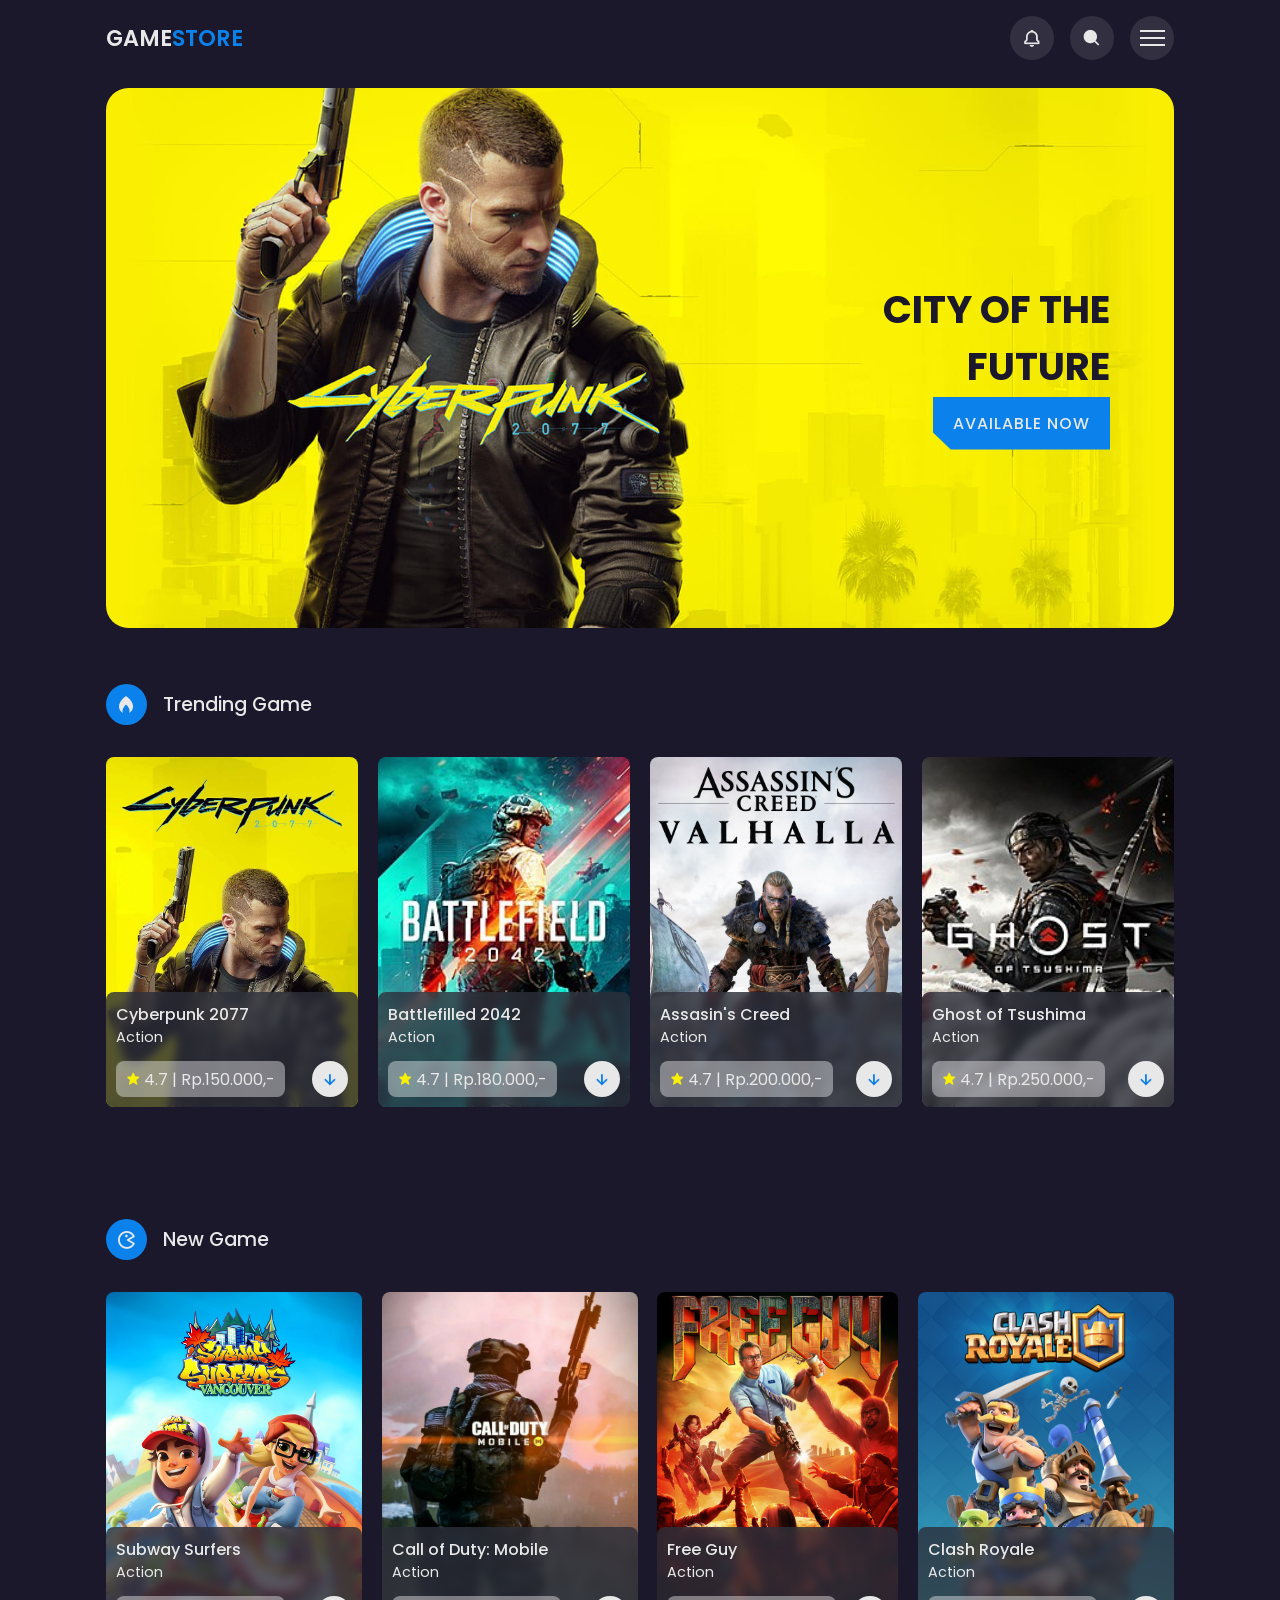
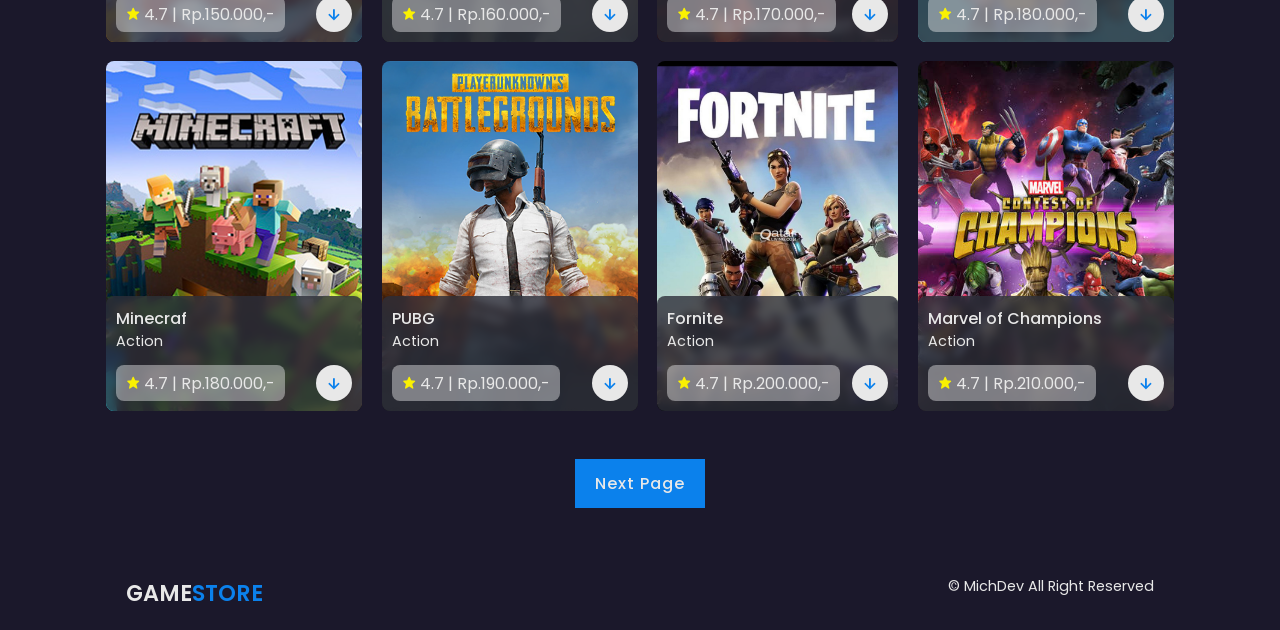
<file: index.html>
<!DOCTYPE html>
<html lang="en">
<head>
    <meta charset="UTF-8">
    <meta name="viewport" content="width=device-width, initial-scale=1.0">
    <title>Game Store</title>
    <link rel="shortcut" href="img/fav.png" type="image/x-icon">
    <link rel="stylesheet" href="s/style.css">
    <link href='https://unpkg.com/boxicons@2.1.4/css/boxicons.min.css' rel='stylesheet'>
    <link rel="stylesheet" href="s/swiper-bundle.min.css">
</head>
<body>

<div class="progress">
    <div class="progress-bar" id="scroll-bar"></div>
</div>    


    <header>
        <div class="nav container">
            <a href="index.html" class="logo">Game<span>Store</span></a>
        <div class="nav-icons">
            <i class='bx bx-bell bx-tada' id="bell-icon"></i>
            <i class='bx bxs-search'></i>
            <div class="menu-icon">
                <div class="line1"></div>
                <div class="line2"></div>
                <div class="line3"></div>
            </div>
        </div>
        
<div class="menu">
    <img src="img/menu.png" alt="">
    <div class="navbar">
            <li><a href="index.html">Home</a></li>
            <li><a href="trending.html">Trending</a></li>
            <li><a href="new game.html">New Game</a></l>
            <li><a href="admin.html">Dashboard</a></li>
            <li><a href="register.html">Sign Up</a></li>
            <li><a href="membership.html">Membership</a></li>
            <li><a href="daftargame.html">Daftar Game</a></li>
            <li><a href="metode pembayaran.html">Metode Pembayaran</a></li>
            <li><a href="struk pembayaran.html">Struk Pembayaran</a></li>
            <li><a href="riwayat transaksi.html">Riwayat Transaksi</a></li>
</div>

<div class="notification">
    <div class="notification-box">
        <i class='bx bxs-check-circle' ></i>
        <p>Congratulation, Your game download successfully.</p>
    </div>
    <div class="notification-box box-color">
        <i class='bx bxs-x-circle' ></i>
        <p>Could not apply changes.</p>
    </div>
</div>
        
</div> 
</header>

<section class="home container" id="home">
    <img src="img/home.png" alt="">
    <div class="home-text">
        <h1>CITY OF THE <br> FUTURE</h1>
        <a href="https://www.cyberpunk.net/us/en/" class="btn">Available Now</a>
    </div>
</section>


<section class="trending container" id="trending">
    <div class="heading">
        <i class='bx bxs-flame'></i>
        <h2>Trending Game</h2>
    </div>

    <div class="trending-content swiper">
        <div class="swiper-wrapper">
            
            <div class="swiper-slide">
                <div class="box">
                    <img src="img/trending1.webp" alt="">
                    <div class="box-text">
                        <h2>Cyberpunk 2077</h2>
                        <h3>Action</h3>
                        <div class="rating-download">
                            <div class="rating">
                                <i class='bx bxs-star'></i>
                                <span>4.7 | Rp.150.000,-</span>
                            </div>
                            <a href="#" class="box-btn"><i class='bx bx-down-arrow-alt'></i></a>
                        </div>
                    </div>
                </div>
            </div>
         
            <div class="swiper-slide">
                <div class="box">
                    <img src="img/trending2.jpg" alt="">
                    <div class="box-text">
                        <h2>Battlefilled 2042</h2>
                        <h3>Action</h3>
                        <div class="rating-download">
                            <div class="rating">
                                <i class='bx bxs-star'></i>
                                <span>4.7 | Rp.180.000,-</span>
                            </div>
                            <a href="#" class="box-btn"><i class='bx bx-down-arrow-alt'></i></a>
                        </div>
                    </div>
                </div>
            </div>
            <div class="swiper-slide">
                <div class="box">
                    <img src="img/trending3.jpg" alt="">
                    <div class="box-text">
                        <h2>Assasin's Creed</h2>
                        <h3>Action</h3>
                        <div class="rating-download">
                            <div class="rating">
                                <i class='bx bxs-star'></i>
                                <span>4.7 | Rp.200.000,-</span>
                            </div>
                            <a href="#" class="box-btn"><i class='bx bx-down-arrow-alt'></i></a>
                        </div>
                    </div>
                </div>
            </div>
            <div class="swiper-slide">
                <div class="box">
                    <img src="img/trending4.jpg" alt="">
                    <div class="box-text">
                        <h2>Ghost  of Tsushima</h2>
                        <h3>Action</h3>
                        <div class="rating-download">
                            <div class="rating">
                                <i class='bx bxs-star'></i>
                                <span>4.7 | Rp.250.000,-</span>
                            </div>
                            <a href="#" class="box-btn"><i class='bx bx-down-arrow-alt'></i></a>
                        </div>
                    </div>
                </div>
            </div>
            <div class="swiper-slide">
                <div class="box">
                    <img src="img/trending5.png" alt="">
                    <div class="box-text">
                        <h2>GTA V</h2>
                        <h3>Action</h3>
                        <div class="rating-download">
                            <div class="rating">
                                <i class='bx bxs-star'></i>
                                <span>4.7 | Rp.300.000,-</span>
                            </div>
                            <a href="#" class="box-btn"><i class='bx bx-down-arrow-alt'></i></a>
                        </div>
                    </div>
                </div>
            </div>
            <div class="swiper-slide">
                <div class="box">
                    <img src="img/trending6.jpg" alt="">
                    <div class="box-text">
                        <h2>Dying Light 2</h2>
                        <h3>Action</h3>
                        <div class="rating-download">
                            <div class="rating">
                                <i class='bx bxs-star'></i>
                                <span>4.7 | Rp.400.000,-</span>
                            </div>
                            <a href="#" class="box-btn"><i class='bx bx-down-arrow-alt'></i></a>
                        </div>
                    </div>
                </div>
            </div>
            <div class="swiper-slide">
                <div class="box">
                    <img src="img/trending7.png" alt="">
                    <div class="box-text">
                        <h2>Halo Infinite</h2>
                        <h3>Action</h3>
                        <div class="rating-download">
                            <div class="rating">
                                <i class='bx bxs-star'></i>
                                <span>4.7 | Rp.500.000,-</span>
                            </div>
                            <a href="#" class="box-btn"><i class='bx bx-down-arrow-alt'></i></a>
                        </div>
                    </div>
                </div>
            </div>
            <div class="swiper-slide">
                <div class="box">
                    <img src="img/trending8.png" alt="">
                    <div class="box-text">
                        <h2>Resident Evil Village</h2>
                        <h3>Action</h3>
                        <div class="rating-download">
                            <div class="rating">
                                <i class='bx bxs-star'></i>
                                <span>4.7 | Rp.300.000,-</span>
                            </div>
                            <a href="#" class="box-btn"><i class='bx bx-down-arrow-alt'></i></a>
                        </div>
                    </div>
                </div>
            </div>
        </div>   
    </div>
</div>
</section>

<section class="new container" id="new">
    <div class="heading">
        <i class='bx bx-game'></i>
        <h2>New Game</h2>
    </div>

    <div class="new-contant">
        <div class="box">
            <img src="img/new1.jpg" alt="">
            <div class="box-text">
                <h2>Subway Surfers</h2>
                <h3>Action</h3>
                <div class="rating-download">
                    <div class="rating">
                        <i class='bx bxs-star'></i>
                        <span>4.7 | Rp.150.000,-</span>
                    </div>
                    <a href="download.html" class="box-btn"><i class='bx bx-down-arrow-alt'></i></a>
                </div>
            </div>
        </div>

        <div class="box">
            <img src="img/new2.jpg" alt="">
            <div class="box-text">
                <h2>Call of Duty: Mobile</h2>
                <h3>Action</h3>
                <div class="rating-download">
                    <div class="rating">
                        <i class='bx bxs-star'></i>
                        <span>4.7 | Rp.160.000,-</span>
                    </div>
                    <a href="#" class="box-btn"><i class='bx bx-down-arrow-alt'></i></a>
                </div>
            </div>
        </div>

        <div class="box">
            <img src="img/new3.jpg" alt="">
            <div class="box-text">
                <h2>Free Guy</h2>
                <h3>Action</h3>
                <div class="rating-download">
                    <div class="rating">
                        <i class='bx bxs-star'></i>
                        <span>4.7 | Rp.170.000,-</span>
                    </div>
                    <a href="#" class="box-btn"><i class='bx bx-down-arrow-alt'></i></a>
                </div>
            </div>
        </div>

        <div class="box">
            <img src="img/new4.jpg" alt="">
            <div class="box-text">
                <h2>Clash Royale</h2>
                <h3>Action</h3>
                <div class="rating-download">
                    <div class="rating">
                        <i class='bx bxs-star'></i>
                        <span>4.7 | Rp.180.000,-</span>
                    </div>
                    <a href="#" class="box-btn"><i class='bx bx-down-arrow-alt'></i></a>
                </div>
            </div>
        </div>


        <div class="box">
            <img src="img/new5.png" alt="">
            <div class="box-text">
                <h2>Minecraf</h2>
                <h3>Action</h3>
                <div class="rating-download">
                    <div class="rating">
                        <i class='bx bxs-star'></i>
                        <span>4.7 | Rp.180.000,-</span>
                    </div>
                    <a href="#" class="box-btn"><i class='bx bx-down-arrow-alt'></i></a>
                </div>
            </div>
        </div>

        <div class="box">
            <img src="img/new6.png" alt="">
            <div class="box-text">
                <h2>PUBG</h2>
                <h3>Action</h3>
                <div class="rating-download">
                    <div class="rating">
                        <i class='bx bxs-star'></i>
                        <span>4.7 | Rp.190.000,-</span>
                    </div>
                    <a href="#" class="box-btn"><i class='bx bx-down-arrow-alt'></i></a>
                </div>
            </div>
        </div>

        <div class="box">
            <img src="img/2d1038da-032c-48a5-9403-e0c241973846.jpg" alt="">
            <div class="box-text">
                <h2>Fornite</h2>
                <h3>Action</h3>
                <div class="rating-download">
                    <div class="rating">
                        <i class='bx bxs-star'></i>
                        <span>4.7 | Rp.200.000,-</span>
                    </div>
                    <a href="#" class="box-btn"><i class='bx bx-down-arrow-alt'></i></a>
                </div>
            </div>
        </div>

        <div class="box">
            <img src="img/new8 (1).jpg" alt="">
            <div class="box-text">
                <h2>Marvel of Champions</h2>
                <h3>Action</h3>
                <div class="rating-download">
                    <div class="rating">
                        <i class='bx bxs-star'></i>
                        <span>4.7 | Rp.210.000,-</span>
                    </div>
                    <a href="#" class="box-btn"><i class='bx bx-down-arrow-alt'></i></a>
                </div>
            </div>
        </div>
    </div>
    <div class="next-page">
        <a href="#">Next Page</a>
    </div>
</section>

<div class="copyright container">
    <a href="#" class="logo">Game<span>Store</span></a>
    <p>&#169; MichDev All Right Reserved</p>
</div> 
<script src="m/swiper-bundle.min.js"></script>
<script src="m/main1.js"></script> 
</body>
</html>
</file>
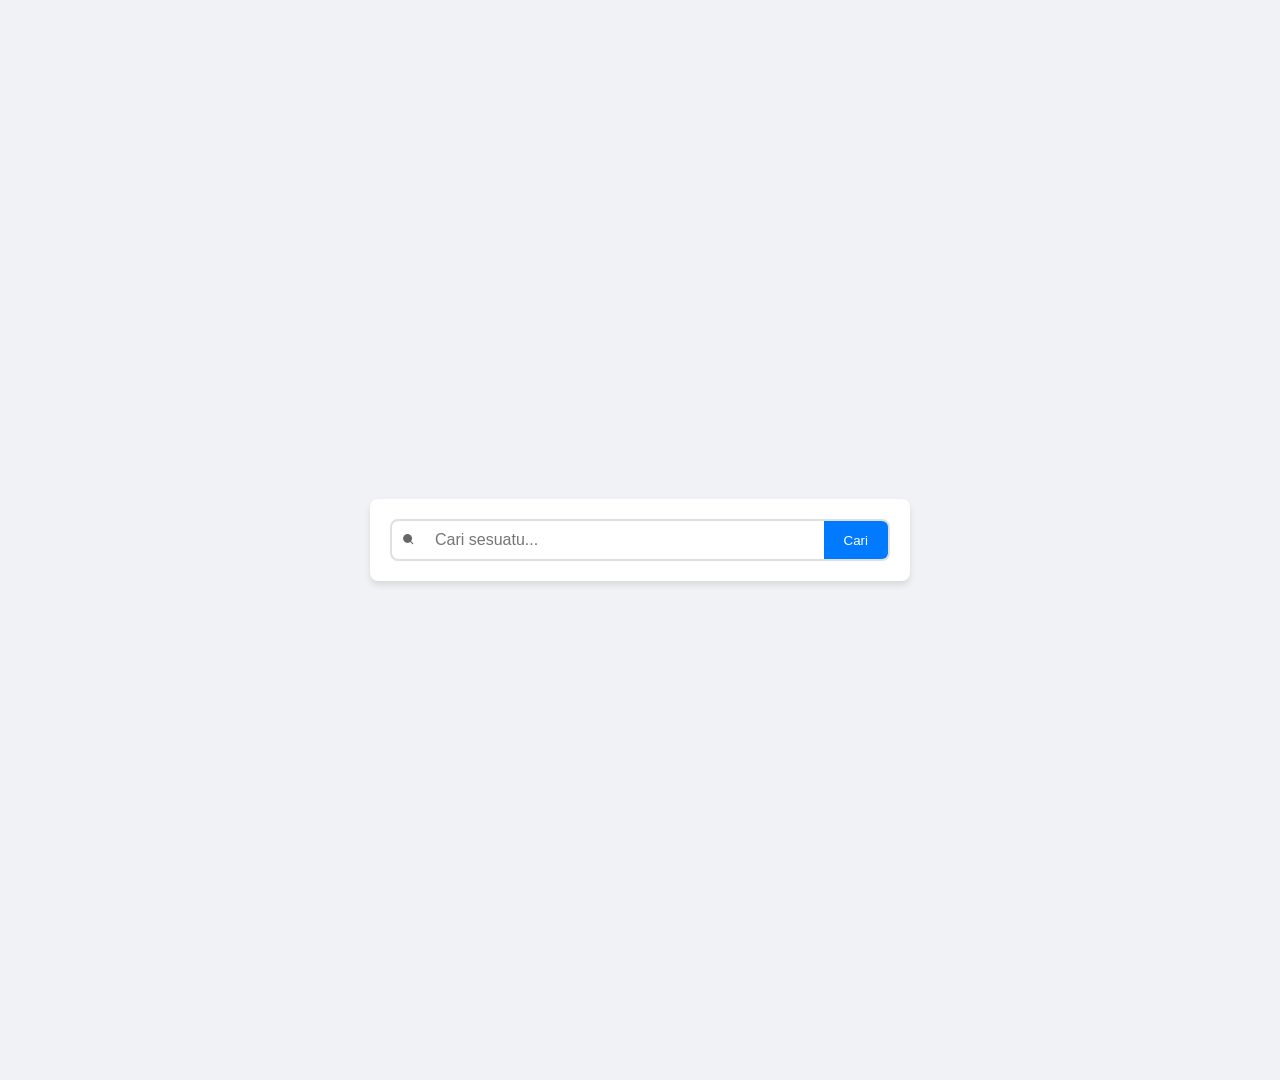
<file: coba.html>
<!DOCTYPE html>
<html lang="en">
<head>
    <meta charset="UTF-8">
    <meta name="viewport" content="width=device-width, initial-scale=1.0">
    <title>Search Component</title>
    <link href='https://unpkg.com/boxicons@2.1.4/css/boxicons.min.css' rel='stylesheet'>
    <style>
        body {
            font-family: Arial, sans-serif;
            display: flex;
            justify-content: center;
            align-items: center;
            height: 120vh;
            margin: 0;
            background-color: #f0f2f5;
        }

        .search-container {
            width: 201%;
            max-width: 500px;
            background-color: white;
            border-radius: 8px;
            box-shadow: 0 4px 6px rgba(0, 0, 0, 0.1);
            padding: 20px;
        }

        .search-wrapper {
            display: flex;
            border: 2px solid #e0e0e0;
            border-radius: 8px;
            overflow: hidden;
        }

        .search-input {
            flex-grow: 1;
            border: none;
            padding: 10px;
            font-size: 16px;
        }

        .search-input:focus {
            outline: none;
        }

        .search-icon {
            background: none;
            border: none;
            padding: 10px;
            cursor: pointer;
            color: #666;
            transition: color 0.3s;
        }

        .search-icon:hover {
            color: #007bff;
        }

        .search-button {
            background-color: #007bff;
            color: white;
            border: none;
            padding: 1px 20px;
            cursor: pointer;
            transition: background-color 0.3s;
        }

        .search-button:hover {
            background-color: #0056b3;
        }

        .results-container {
            margin-top: 20px;
            background-color: #f8f9fa;
            border-radius: 8px;
            padding: 15px;
        }

        .results-list {
            list-style-type: none;
            padding: 0;
        }

        .results-list li {
            padding: 10px;
            border-bottom: 1px solid #e0e0e0;
        }

        .results-list li:last-child {
            border-bottom: none;
        }
    </style>
</head>
<body>
    <div class="search-container">
        <div class="search-wrapper">
            <button class="search-icon">
                <i class='bx bxs-search'></i>
            </button>
            <input type="text" class="search-input" placeholder="Cari sesuatu..." id="searchInput">
            <button class="search-button" id="searchButton">Cari</button>
        </div>
        <div class="results-container" id="resultsContainer" style="display: none;">
            <h3>Hasil Pencarian</h3>
            <ul class="results-list" id="resultsList"></ul>
        </div>
    </div>

    <script>
        document.addEventListener('DOMContentLoaded', () => {
            const searchInput = document.getElementById('searchInput');
            const searchButton = document.getElementById('searchButton');
            const searchIcon = document.querySelector('.search-icon');
            const resultsContainer = document.getElementById('resultsContainer');
            const resultsList = document.getElementById('resultsList');

            function performSearch() {
                const searchTerm = searchInput.value.trim();
                
                if (searchTerm === '') {
                    alert('Masukkan kata kunci pencarian');
                    return;
                }

                const mockResults = [
                    `Hasil untuk "${searchTerm}" - Item 1`,
                    `Hasil untuk "${searchTerm}" - Item 2`,
                    `Hasil untuk "${searchTerm}" - Item 3`
                ];

                resultsList.innerHTML = '';

                mockResults.forEach(result => {
                    const li = document.createElement('li');
                    li.textContent = result;
                    resultsList.appendChild(li);
                });

                resultsContainer.style.display = 'block';
            }

            searchButton.addEventListener('click', performSearch);

            searchIcon.addEventListener('click', performSearch);

            searchInput.addEventListener('keypress', (e) => {
                if (e.key === 'Enter') {
                    performSearch();
                }
            });
        });
    </script>
</body>
</html>
</file>
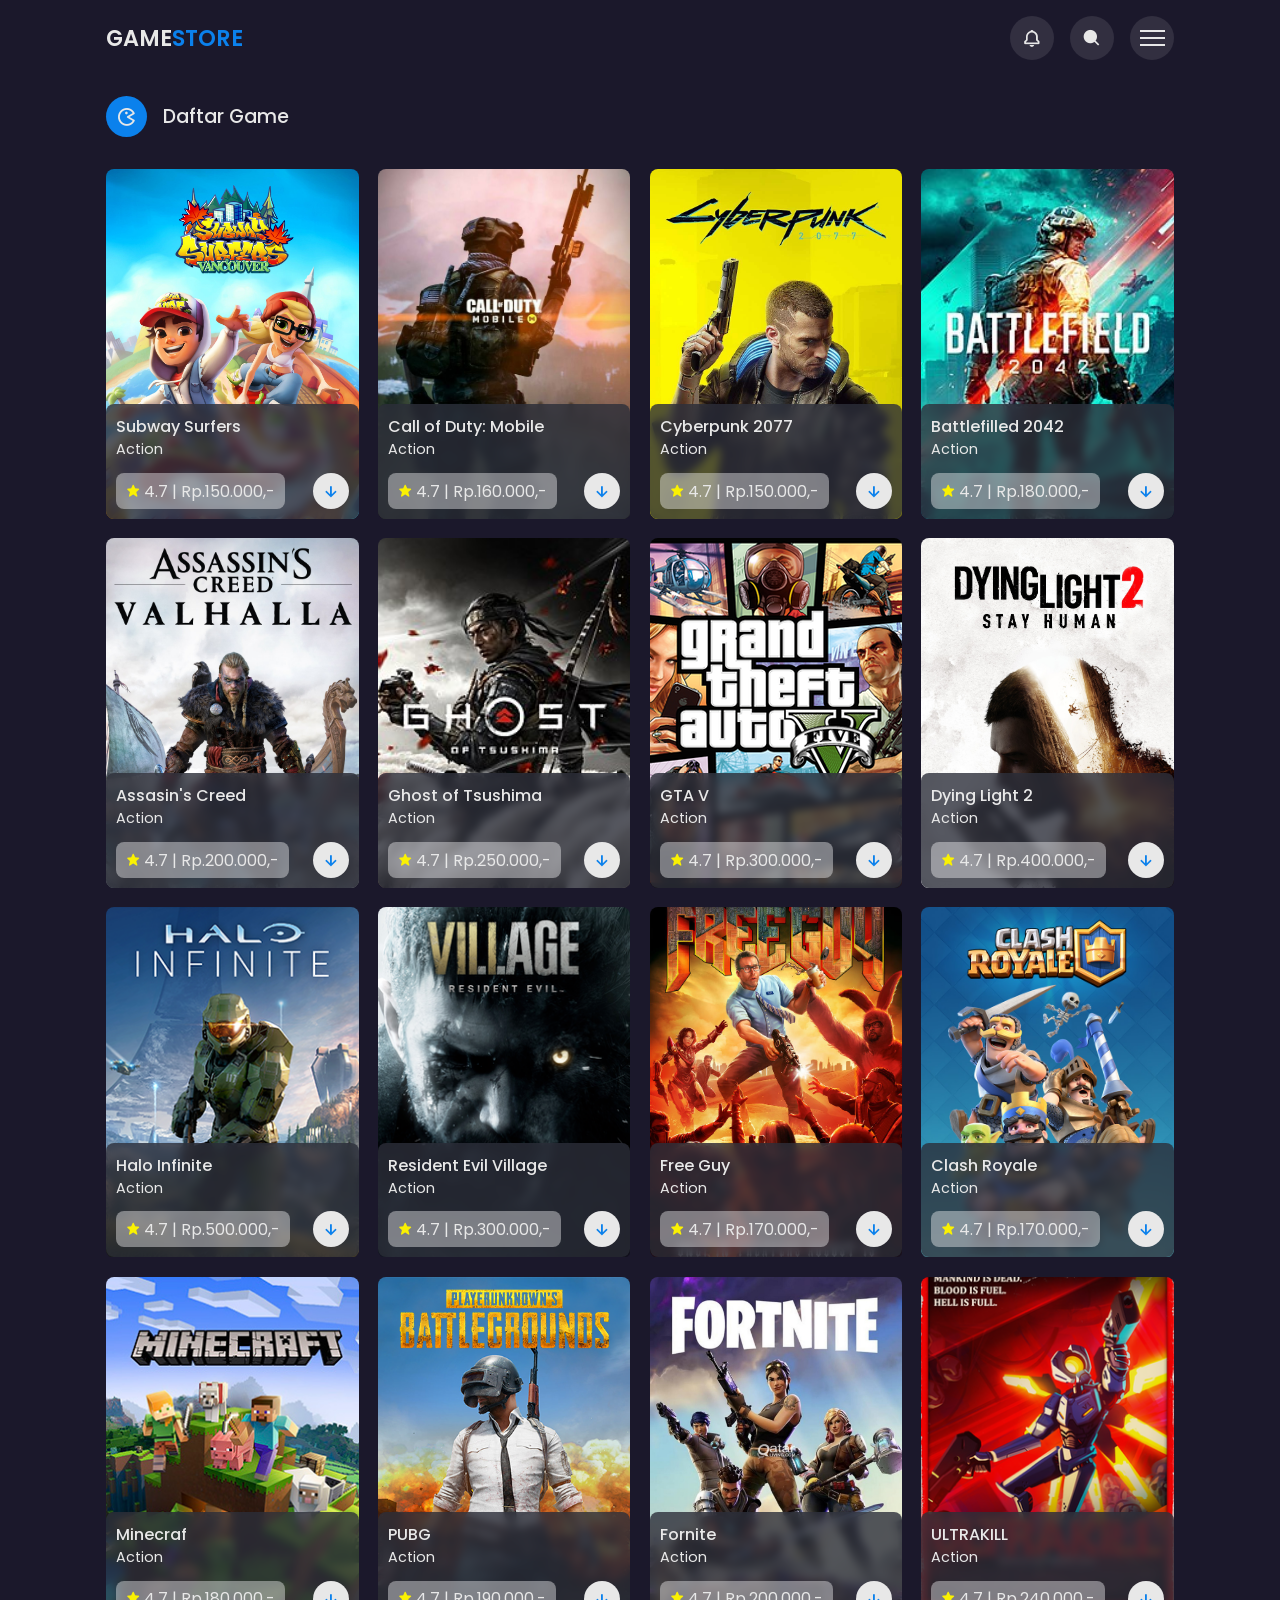
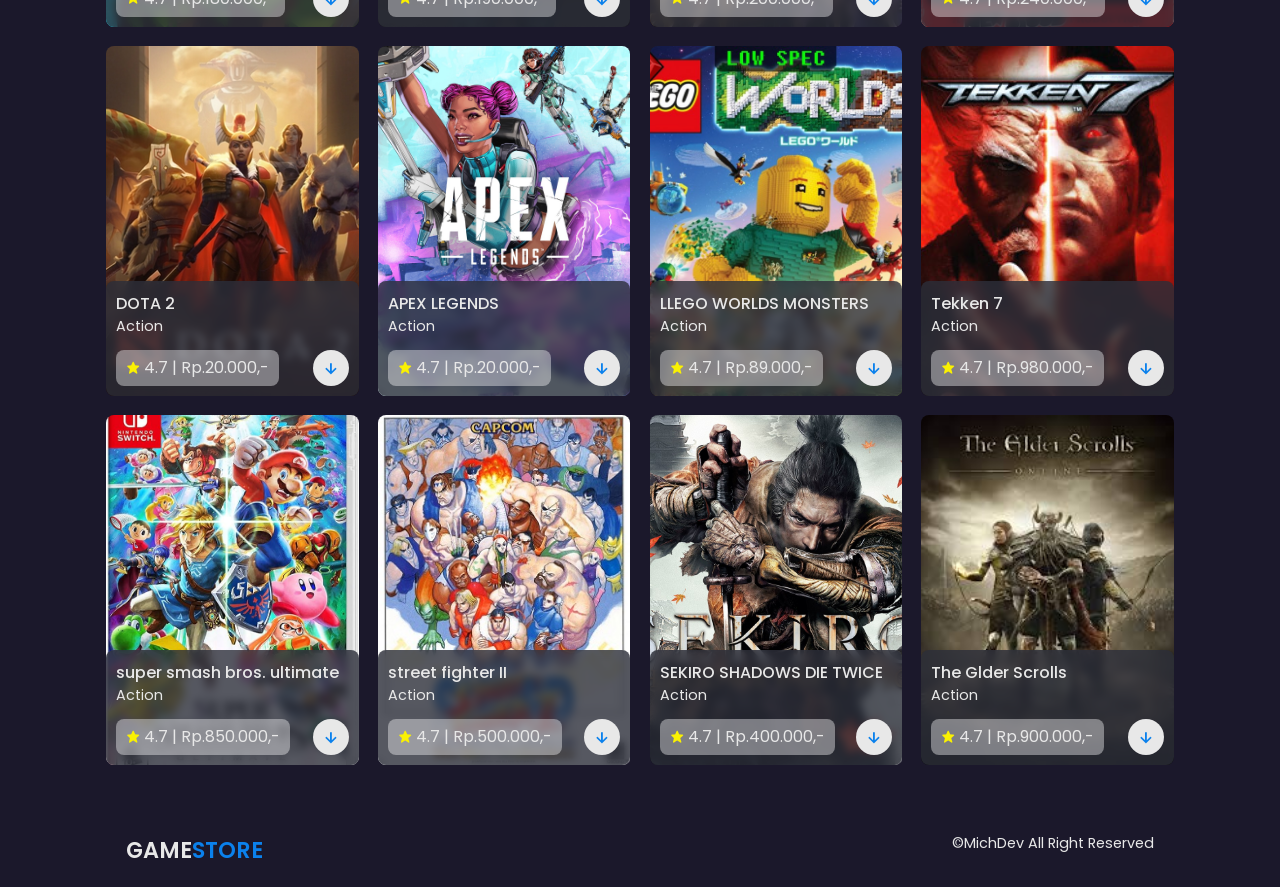
<file: daftargame.html>
<!DOCTYPE html>
<html lang="en">
<head>
    <meta charset="UTF-8">
    <meta name="viewport" content="width=device-width, initial-scale=1.0">
    <title>Daftar Game - Game Store</title>
    <link rel="shortcut" href="img/fav.png" type="image/x-icon">
    <link rel="stylesheet" href="s/atyle2.css">
    <link href='https://unpkg.com/boxicons@2.1.4/css/boxicons.min.css' rel='stylesheet'>
</head>
<body>

<div class="progress">
    <div class="progress-bar" id="scroll-bar"></div>
</div>    

<header>
    <div class="nav container">
        <a href="index.html" class="logo">Game<span>Store</span></a>
        <div class="nav-icons">
            <i class='bx bx-bell bx-tada' id="bell-icon"></i>
            <i class='bx bxs-search'></i>
            <div class="menu-icon">
                <div class="line1"></div>
                <div class="line2"></div>
                <div class="line3"></div>
            </div>
        </div>
        
        <div class="menu">
            <img src="img/menu.png" alt="">
            <div class="navbar">
                <li><a href="index.html">Home</a></li>
                <li><a href="trending.html">Trending</a></li>
                <li><a href="new game.html">New Game</a></l>
                <li><a href="admin.html">Dashboard</a></li>
                <li><a href="register.html">Sign Up</a></li>
                <li><a href="membership.html">Membership</a></li>
                <li><a href="daftargame.html">Daftar Game</a></li>
                <li><a href="metode pembayaran.html">Metode Pembayaran</a></li>
                <li><a href="struk pembayaran.html">Struk Pembayaran</a></li>
                <li><a href="riwayat transaksi.html">Riwayat Transaksi</a></li>
            </div>
        </div>
    </div> 
</header>

<section class="new container" id="new">
    <div class="heading">
        <i class='bx bx-game'></i>
        <h2>Daftar Game</h2>
    </div>
    <div class="new-contant">
        <div class="box">
            <img src="img/new1.jpg" alt="">
            <div class="box-text">
                <h2>Subway Surfers</h2>
                <h3>Action</h3>
                <div class="rating-download">
                    <div class="rating">
                        <i class='bx bxs-star'></i>
                        <span>4.7  | Rp.150.000,-</span>
                    </div>
                    <a href="download.html" class="box-btn"><i class='bx bx-down-arrow-alt'></i></a>
                </div>
            </div>
        </div>

        <div class="box">
            <img src="img/new2.jpg" alt="">
            <div class="box-text">
                <h2>Call of Duty: Mobile</h2>
                <h3>Action</h3>
                <div class="rating-download">
                    <div class="rating">
                        <i class='bx bxs-star'></i>
                        <span>4.7  | Rp.160.000,-</span>
                    </div>
                    <a href="#" class="box-btn"><i class='bx bx-down-arrow-alt'></i></a>
                </div>
            </div>
        </div>
        <div class="box">
            <img src="img/trending1.webp" alt="">
            <div class="box-text">
                <h2>Cyberpunk 2077</h2>
                <h3>Action</h3>
                <div class="rating-download">
                    <div class="rating">
                        <i class='bx bxs-star'></i>
                        <span>4.7 | Rp.150.000,-</span>
                    </div>
                    <a href="#" class="box-btn"><i class='bx bx-down-arrow-alt'></i></a>
                </div>
            </div>
        </div>
        <div class="box">
            <img src="img/trending2.jpg" alt="">
            <div class="box-text">
                <h2>Battlefilled 2042</h2>
                <h3>Action</h3>
                <div class="rating-download">
                    <div class="rating">
                        <i class='bx bxs-star'></i>
                        <span>4.7 | Rp.180.000,-</span>
                    </div>
                    <a href="#" class="box-btn"><i class='bx bx-down-arrow-alt'></i></a>
                </div>
            </div>
        </div>
        <div class="box">
            <img src="img/trending3.jpg" alt="">
            <div class="box-text">
                <h2>Assasin's Creed</h2>
                <h3>Action</h3>
                <div class="rating-download">
                    <div class="rating">
                        <i class='bx bxs-star'></i>
                        <span>4.7 | Rp.200.000,-</span>
                    </div>
                    <a href="#" class="box-btn"><i class='bx bx-down-arrow-alt'></i></a>
                </div>
            </div>
        </div>
        <div class="box">
            <img src="img/trending4.jpg" alt="">
            <div class="box-text">
                <h2>Ghost  of Tsushima</h2>
                <h3>Action</h3>
                <div class="rating-download">
                    <div class="rating">
                        <i class='bx bxs-star'></i>
                        <span>4.7 | Rp.250.000,-</span>
                    </div>
                    <a href="#" class="box-btn"><i class='bx bx-down-arrow-alt'></i></a>
                </div>
            </div>
        </div>
        <div class="box">
            <img src="img/trending5.png" alt="">
            <div class="box-text">
                <h2>GTA V</h2>
                <h3>Action</h3>
                <div class="rating-download">
                    <div class="rating">
                        <i class='bx bxs-star'></i>
                        <span>4.7 | Rp.300.000,-</span>
                    </div>
                    <a href="https://www.rockstargames.com/gta-v" class="box-btn"><i class='bx bx-down-arrow-alt'></i></a>
                </div>
            </div>
        </div>
        <div class="box">
            <img src="img/trending6.jpg" alt="">
            <div class="box-text">
                <h2>Dying Light 2</h2>
                <h3>Action</h3>
                <div class="rating-download">
                    <div class="rating">
                        <i class='bx bxs-star'></i>
                        <span>4.7 | Rp.400.000,-</span>
                    </div>
                    <a href="#" class="box-btn"><i class='bx bx-down-arrow-alt'></i></a>
                </div>
            </div>
        </div>
        <div class="box">
            <img src="img/trending7.png" alt="">
            <div class="box-text">
                <h2>Halo Infinite</h2>
                <h3>Action</h3>
                <div class="rating-download">
                    <div class="rating">
                        <i class='bx bxs-star'></i>
                        <span>4.7 | Rp.500.000,-</span>
                    </div>
                    <a href="#" class="box-btn"><i class='bx bx-down-arrow-alt'></i></a>
                </div>
            </div>
        </div>
        <div class="box">
            <img src="img/trending8.png" alt="">
            <div class="box-text">
                <h2>Resident Evil Village</h2>
                <h3>Action</h3>
                <div class="rating-download">
                    <div class="rating">
                        <i class='bx bxs-star'></i>
                        <span>4.7 | Rp.300.000,-</span>
                    </div>
                    <a href="#" class="box-btn"><i class='bx bx-down-arrow-alt'></i></a>
                </div>
            </div>
        </div>

        <div class="box">
            <img src="img/new3.jpg" alt="">
            <div class="box-text">
                <h2>Free Guy</h2>
                <h3>Action</h3>
                <div class="rating-download">
                    <div class="rating">
                        <i class='bx bxs-star'></i>
                        <span>4.7 | Rp.170.000,-</span>
                    </div>
                    <a href="#" class="box-btn"><i class='bx bx-down-arrow-alt'></i></a>
                </div>
            </div>
        </div>

        <div class="box">
            <img src="img/new4.jpg" alt="">
            <div class="box-text">
                <h2>Clash Royale</h2>
                <h3>Action</h3>
                <div class="rating-download">
                    <div class="rating">
                        <i class='bx bxs-star'></i>
                        <span>4.7 | Rp.170.000,-</span>
                    </div>
                    <a href="#" class="box-btn"><i class='bx bx-down-arrow-alt'></i></a>
                </div>
            </div>
        </div>


        <div class="box">
            <img src="img/new5.png" alt="">
            <div class="box-text">
                <h2>Minecraf</h2>
                <h3>Action</h3>
                <div class="rating-download">
                    <div class="rating">
                        <i class='bx bxs-star'></i>
                        <span>4.7 | Rp.180.000,-</span>
                    </div>
                    <a href="https://www.minecraft.net/en-us" class="box-btn"><i class='bx bx-down-arrow-alt'></i></a>
                </div>
            </div>
        </div>

        <div class="box">
            <img src="img/new6.png" alt="">
            <div class="box-text">
                <h2>PUBG</h2>
                <h3>Action</h3>
                <div class="rating-download">
                    <div class="rating">
                        <i class='bx bxs-star'></i>
                        <span>4.7 | Rp.190.000,-</span>
                    </div>
                    <a href="#" class="box-btn"><i class='bx bx-down-arrow-alt'></i></a>
                </div>
            </div>
        </div>

        <div class="box">
            <img src="img/2d1038da-032c-48a5-9403-e0c241973846.jpg" alt="">
            <div class="box-text">
                <h2>Fornite</h2>
                <h3>Action</h3>
                <div class="rating-download">
                    <div class="rating">
                        <i class='bx bxs-star'></i>
                        <span>4.7 | Rp.200.000,-</span>
                    </div>
                    <a href="https://www.fortnite.com/download?lang=en-US" class="box-btn"><i class='bx bx-down-arrow-alt'></i></a>
                </div>
            </div>
        </div>

        <div class="box">
            <img src="img/img12.png" alt="">
            <div class="box-text">
                <h2>ULTRAKILL</h2>
                <h3>Action</h3>
                <div class="rating-download">
                    <div class="rating">
                        <i class='bx bxs-star'></i>
                        <span>4.7 | Rp.240.000,-</span>
                    </div>
                    <a href="#" class="box-btn"><i class='bx bx-down-arrow-alt'></i></a>
                </div>
            </div>
        </div>

        <div class="box">
            <img src="img/img13.jpg" alt="">
            <div class="box-text">
                <h2>DOTA 2</h2>
                <h3>Action</h3>
                <div class="rating-download">
                    <div class="rating">
                        <i class='bx bxs-star'></i>
                        <span>4.7 | Rp.20.000,-</span>
                    </div>
                    <a href="https://www.dota2.com/home" class="box-btn"><i class='bx bx-down-arrow-alt'></i></a>
                </div>
            </div>
        </div>

        <div class="box">
            <img src="img/img14.jpg" alt="">
            <div class="box-text">
                <h2>APEX LEGENDS</h2>
                <h3>Action</h3>
                <div class="rating-download">
                    <div class="rating">
                        <i class='bx bxs-star'></i>
                        <span>4.7 | Rp.20.000,-</span>
                    </div>
                    <a href="https://www.ea.com/games/apex-legends" class="box-btn"><i class='bx bx-down-arrow-alt'></i></a>
                </div>
            </div>
        </div>

        <div class="box">
            <img src="img/img15.jpeg" alt="">
            <div class="box-text">
                <h2>LLEGO WORLDS MONSTERS</h2>
                <h3>Action</h3>
                <div class="rating-download">
                    <div class="rating">
                        <i class='bx bxs-star'></i>
                        <span>4.7 | Rp.89.000,-</span>
                    </div>
                    <a href="#" class="box-btn"><i class='bx bx-down-arrow-alt'></i></a>
                </div>
            </div>
        </div>

        <div class="box">
            <img src="img/img16.jpg" alt="">
            <div class="box-text">
                <h2>Tekken 7</h2>
                <h3>Action</h3>
                <div class="rating-download">
                    <div class="rating">
                        <i class='bx bxs-star'></i>
                        <span>4.7 | Rp.980.000,-</span>
                    </div>
                    <a href="#" class="box-btn"><i class='bx bx-down-arrow-alt'></i></a>
                </div>
            </div>
        </div>

        <div class="box">
            <img src="img/img17.jpg" alt="">
            <div class="box-text">
                <h2>super smash bros. ultimate</h2>
                <h3>Action</h3>
                <div class="rating-download">
                    <div class="rating">
                        <i class='bx bxs-star'></i>
                        <span>4.7 | Rp.850.000,-</span>
                    </div>
                    <a href="#" class="box-btn"><i class='bx bx-down-arrow-alt'></i></a>
                </div>
            </div>
        </div>

        <div class="box">
            <img src="img/img18.png" alt="">
            <div class="box-text">
                <h2>street fighter II</h2>
                <h3>Action</h3>
                <div class="rating-download">
                    <div class="rating">
                        <i class='bx bxs-star'></i>
                        <span>4.7 | Rp.500.000,-</span>
                    </div>
                    <a href="#" class="box-btn"><i class='bx bx-down-arrow-alt'></i></a>
                </div>
            </div>
        </div>

        <div class="box">
            <img src="img/img19.jpeg" alt="">
            <div class="box-text">
                <h2>SEKIRO SHADOWS DIE TWICE</h2>
                <h3>Action</h3>
                <div class="rating-download">
                    <div class="rating">
                        <i class='bx bxs-star'></i>
                        <span>4.7 | Rp.400.000,-</span>
                    </div>
                    <a href="#" class="box-btn"><i class='bx bx-down-arrow-alt'></i></a>
                </div>
            </div>
        </div>

        <div class="box">
            <img src="img/img20.jpeg" alt="">
            <div class="box-text">
                <h2>The Glder Scrolls</h2>
                <h3>Action</h3>
                <div class="rating-download">

                    <div class="rating">
                        <i class='bx bxs-star'></i>
                        <span>4.7  | Rp.900.000,-</span>
                    </div>
                    <a href="#" class="box-btn"><i class='bx bx-down-arrow-alt'></i></a>
                </div>
            </div>
        </div>
    </div>
    </div>
</section>

<div class="copyright container">
    <a href="#" class="logo">Game<span>Store</span></a>
    <p>&#169;MichDev All Right Reserved</p>
</div> 

<script src="m/main3.js"></script>    
</body>
</html>
</file>
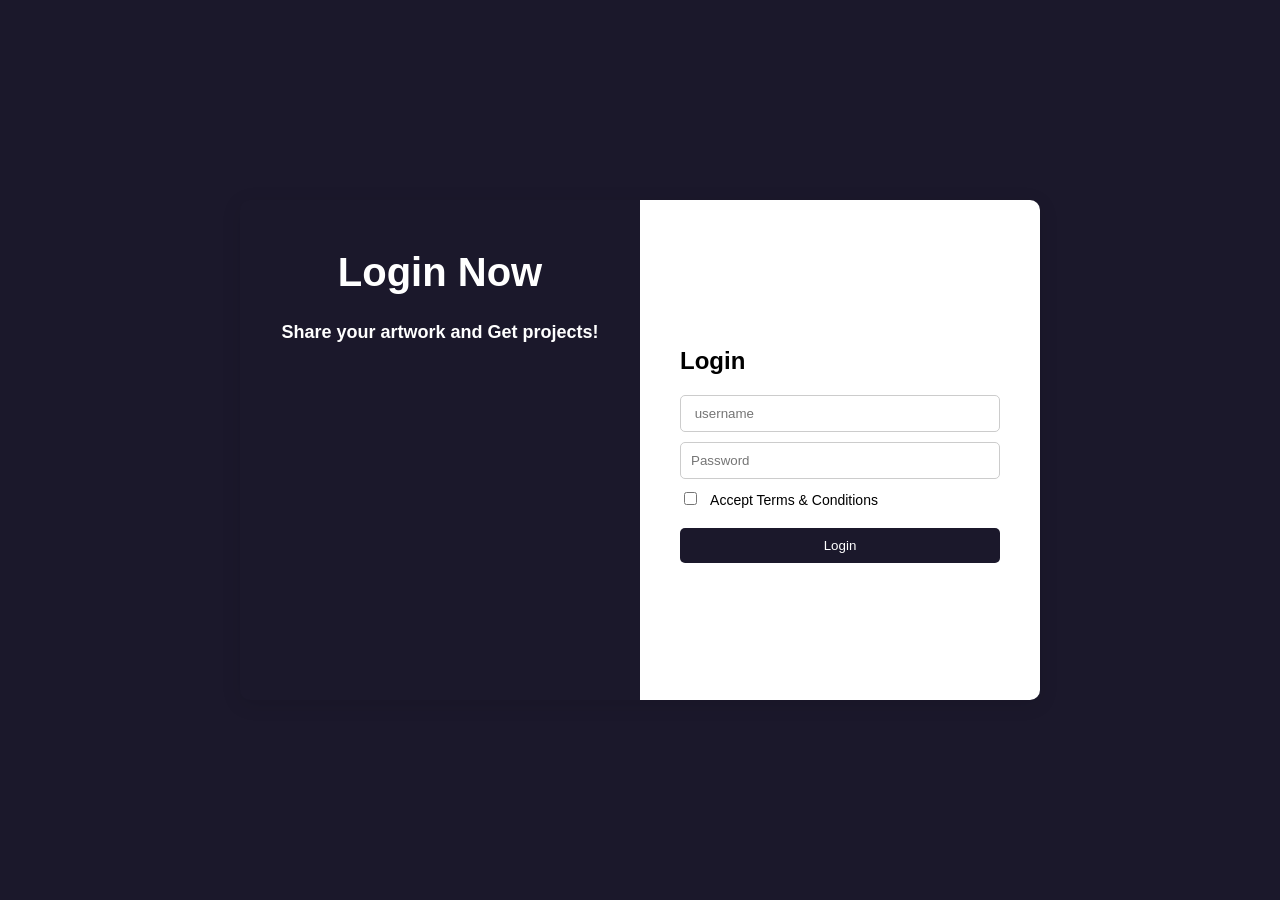
<file: login.html>
<html>

<head>
    <title>Login Up</title>
    <link rel="stylesheet" href="https://cdnjs.cloudflare.com/ajax/libs/font-awesome/5.15.3/css/all.min.css">
    <style>
        body {
            margin: 0;
            font-family: Arial, sans-serif;
            display: flex;
            justify-content: center;
            align-items: center;
            height: 100vh;
            background: #1b182b;
            background-image: url(https://i.pinimg.com/originals/90/70/32/9070324cdfc07c68d60eed0c39e77573.gif)
        }

        .container {
            display: flex;
            width: 800px;
            height: 500px;
            border-radius: 10px;
            overflow: hidden;
            box-shadow: 0 4px 20px rgba(0, 0, 0, 0.1);

        }

        .left {
            background: url('https://media.giphy.com/media/TqDGMpZ0DN0m4/giphy.gif') no-repeat center center/cover;
            width: 50%;
            padding: 40px;
            color: white;



        }

        .left h1 {
            font-size: 40px;
            text-align: center;
            margin-top: 10px;
        }

        .left h4 {
            font-size: 18px;
            text-align: center;
            margin-top: 10px;
        }



        .left p {
            font-size: 18px;
            margin: 0;
        }

        .right {
            background: white;
            width: 50%;
            padding: 40px;
            display: flex;
            flex-direction: column;
            justify-content: center;
        }

        .h1 {
            margin-top: 200px;
        }

        .right h2 {
            font-size: 24px;
            margin-bottom: 20px;
        }

        .right input[type="text"],
        .right input[type="email"],
        .right input[type="password"] {
            width: 100%;
            padding: 10px;
            margin-bottom: 10px;
            border: 1px solid #ccc;
            border-radius: 5px;
        }

        .right input[type="checkbox"] {
            margin-right: 10px;
        }

        .right label {
            font-size: 14px;
            margin-bottom: 20px;
        }

        .right button {
            width: 100%;
            padding: 10px;
            background: #1b182b;
            color: white;
            border: none;
            border-radius: 5px;
            cursor: pointer;
            margin-bottom: 10px;
        }

        .right button i {
            margin-left: 10px;
        }

        .right .or {
            text-align: center;
            margin: 20px 0;
            color: #ccc;
        }

        .right .social-buttons button {
            display: flex;
            align-items: center;
            justify-content: center;
            width: 100%;
            padding: 10px;
            border: 1px solid #ccc;
            border-radius: 5px;
            background: white;
            cursor: pointer;
            margin-bottom: 10px;
        }

        .right .social-buttons button i {
            margin-right: 10px;
        }
    </style>
</head>

<body>
    <div class="container">
        <div class="left">
            <h1>Login Now</h1>
            <h4>Share your artwork and Get projects!</h4>
        </div>
        <div class="right">
            <h2>Login</h2>
            <input type="text" placeholder=" username">
            <input type="password" placeholder="Password">
            <label>
                <input type="checkbox"> Accept Terms & Conditions
            </label>
            <button onclick="redirectToIndex()">Login</button>
        </div>
    </div>
    <script>
        function redirectToIndex() {
            window.location.href = 'index.html';
        }
    </script>
</body>

</html>
</file>
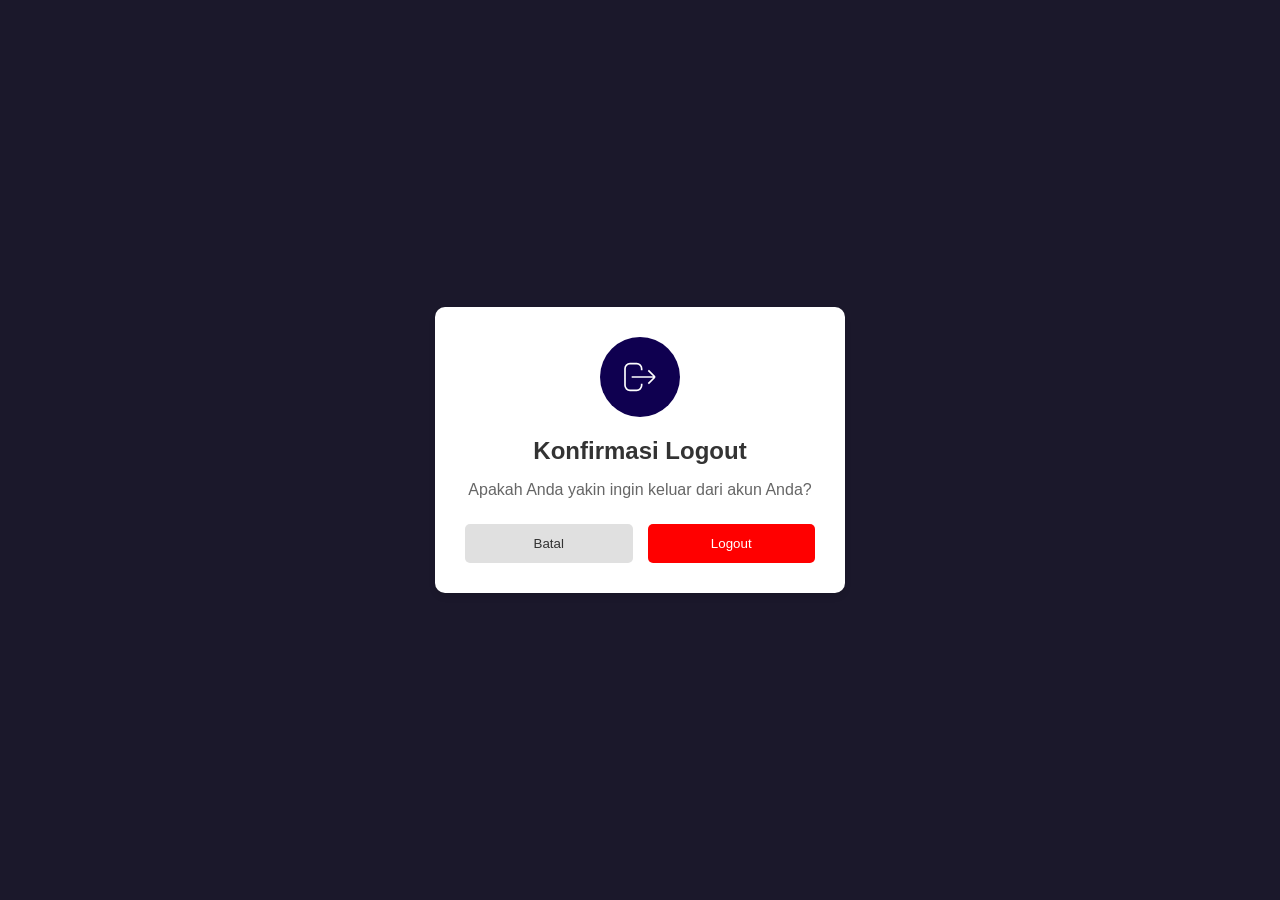
<file: logout.html>
<!DOCTYPE html>
<html lang="en">

<head>
    <meta charset="UTF-8">
    <title>Konfirmasi Logout</title>
    <style>
        body {
            font-family: 'Arial', sans-serif;
            display: flex;
            justify-content: center;
            align-items: center;
            height: 100vh;
            margin: 0;
            background-color: #1b182b;
        }

        .logout-container {
            background-color: white;
            border-radius: 10px;
            box-shadow: 0 4px 6px rgba(0, 0, 0, 0.1);
            width: 350px;
            padding: 30px;
            text-align: center;
        }

        .logout-icon {
            width: 80px;
            height: 80px;
            background-color: #0f0050;
            border-radius: 50%;
            display: flex;
            justify-content: center;
            align-items: center;
            margin: 0 auto 20px;
        }

        .logout-icon svg {
            width: 40px;
            height: 40px;
            color: white;
        }

        .logout-title {
            color: #333;
            margin-bottom: 15px;
        }

        .logout-message {
            color: #666;
            margin-bottom: 25px;
        }

        .logout-buttons {
            display: flex;
            gap: 15px;
        }

        .btn {
            flex: 1;
            padding: 12px;
            border: none;
            border-radius: 5px;
            cursor: pointer;
            transition: background-color 0.3s;
        }

        .btn-cancel {
            background-color: #e0e0e0;
            color: #333;
        }

        .btn-logout {
            background-color: #ff0000;
            color: white;
        }

        .btn:hover {
            opacity: 0.9;
        }
    </style>
</head>

<body>
    <div class="logout-container">
        <div class="logout-icon">
            <svg xmlns="http://www.w3.org/2000/svg" fill="none" viewBox="0 0 24 24" stroke="currentColor">
                <path strokeLinecap="round" strokeLinejoin="round" strokeWidth={2}
                    d="M17 16l4-4m0 0l-4-4m4 4H7m6 4v1a3 3 0 01-3 3H6a3 3 0 01-3-3V7a3 3 0 013-3h4a3 3 0 013 3v1" />
            </svg>
        </div>
        <h2 class="logout-title">Konfirmasi Logout</h2>
        <p class="logout-message">Apakah Anda yakin ingin keluar dari akun Anda?</p>
        <div class="logout-buttons">
            <button class="btn btn-cancel" onclick="cancelLogout()">Batal</button>
            <button class="btn btn-logout" onclick="confirmLogout()">Logout</button>
        </div>
    </div>

    <script>
        function cancelLogout() {
            alert('Logout dibatalkan');
            window.location.href = 'index.html';
        }

        function confirmLogout() {
            alert('Anda berhasil logout');
            window.location.href = 'login.php';
        }
    </script>
</body>

</html>
</file>
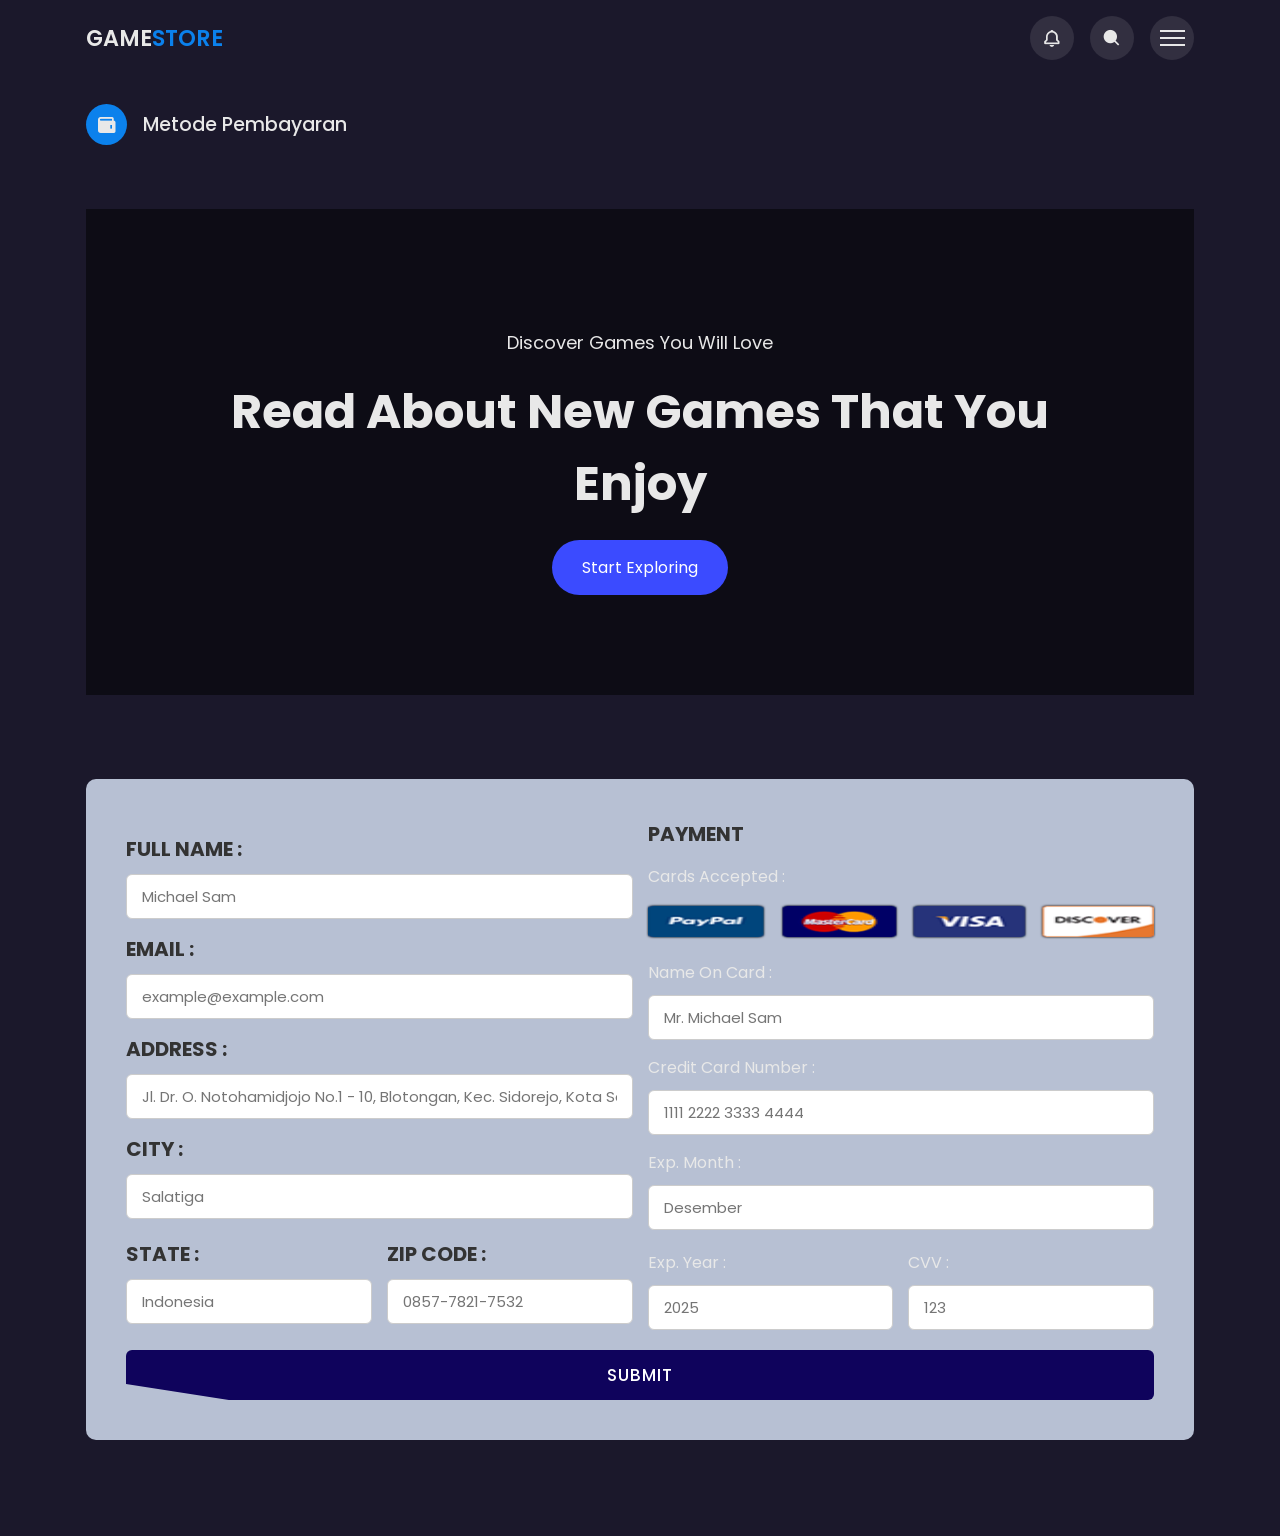
<file: metode pembayaran.html>
<!DOCTYPE html>
<html lang="en">
<head>
    <meta charset="UTF-8">
    <meta name="viewport" content="width=device-width, initial-scale=1.0">
    <title>Pembayaran | Game Store</title>
    <link rel="stylesheet" href="s/a.css">
    <link href='https://unpkg.com/boxicons@2.1.4/css/boxicons.min.css' rel='stylesheet'>
</head>

<body>

    <div class="progress">
        <div class="progress-bar" id="scroll-bar"></div>
    </div>

    <header>
        <div class="nav container">
            <a href="index.html" class="logo">Game<span>Store</span></a>
            <div class="nav-icons">
                <i class='bx bx-bell bx-tada' id="bell-icon"></i>
                <i class='bx bxs-search'></i>
                <div class="menu-icon">
                    <div class="line1"></div>
                    <div class="line2"></div>
                    <div class="line3"></div>
                </div>
            </div>

            <div class="menu">
                <img src="img/menu.png" alt="">
                <div class="navbar">
                    <li><a href="index.html">Home</a></li>
                    <li><a href="trending.html">Trending</a></li>
                    <li><a href="admin.html">Dashboard</a></li>
                    <li><a href="new game.html">New Game</a></l>
                    <li><a href="register.html">Sign Up</a></li>
                    <li><a href="membership.html">Membership</a></li>
                    <li><a href="daftargame.html">Daftar Game</a></li>
                    <li><a href="metode pembayaran.html">Metode Pembayaran</a></li>
                    <li><a href="struk pembayaran.html">Struk Pembayaran</a></li>
                    <li><a href="riwayat transaksi.html">Riwayat Transaksi</a></li>
                </div>
            </div>


            <div class="notification">
                <div class="notification-box">
                    <i class='bx bxs-check-circle'></i>
                    <p>Congratulation, Your game download successfully</p>
                </div>
                <div class="notification-box box-color">
                    <i class='bx bxs-x-circle'></i>
                    <p>Could not apply changes.</p>
                </div>
            </div>
        </div>
    </header>


    <section class="new container" id="new">
        <div class="heading">
            <div class="heading">
                <i class='bx bxs-wallet'></i>
                <h2>Metode Pembayaran</h2>
            </div>
        </div>
        <div class="hero-section">
            <div class="content">
             <p>
              Discover Games You Will Love
             </p>
             <h1>
              Read About New Games That You Enjoy
             </h1>
             <button>
              Start Exploring
             </button>
            </div>
           </div>

    <section id="metode-pembayaran">
        <div class="container">
        <form action="">
            <div class="row">
                <div class="column">
                    <h3 class="title">
                    <div class="input-box">
                        <span>Full Name :</span>
                        <input type="text" placeholder="Michael Sam">
                    </div>
                    <div class="input-box">
                        <span>Email :</span>
                        <input type="email" placeholder="example@example.com">
                    </div>
                    <div class="input-box">
                        <span>Address :</span>
                        <input type="text" placeholder="Jl. Dr. O. Notohamidjojo No.1 - 10, Blotongan, Kec. Sidorejo, Kota Salatiga,">
                    </div>
                    <div class="input-box">
                        <span>City :</span>
                        <input type="text" placeholder="Salatiga">
                    </div>

                    <div class="flex">
                        <div class="input-box">
                            <span>State :</span>
                            <input type="text" placeholder="Indonesia">
                        </div>
                        <div class="input-box">
                            <span>Zip Code :</span>
                            <input type="number" placeholder="0857-7821-7532">
                        </div>
                    </div>
                </div>

                <div class="column">
                    <h3 class="title">Payment</h3>
                    <div class="input-box">
                        <span>Cards Accepted :</span>
                        <img src="img/imgcards.png" alt="">
                    </div>
                    <div class="input-box">
                        <span>Name On Card :</span>
                        <input type="text" placeholder="Mr. Michael Sam">
                    </div>
                    <div class="input-box">
                        <span>Credit Card Number :</span>
                        <input type="number" placeholder="1111 2222 3333 4444">
                    </div>
                    <div class="input-box">
                        <span>Exp. Month :</span>
                        <input type="text" placeholder="Desember">
                    </div>
                
                    <div class="flex">
                        <div class="input-box">
                            <span>Exp. Year :</span>
                            <input type="number" placeholder="2025">
                        </div>
                        <div class="input-box">
                            <span>CVV :</span>
                            <input type="number" placeholder="123">
                        </div>
                    </div>
                </div>
            </div>
            <button type="button" class="btn" onclick="redirectToIndex()">Submit</button>
        </form>
    </div>
</section> 
<script src="m/main5.js"></script>     
</body>
</file>
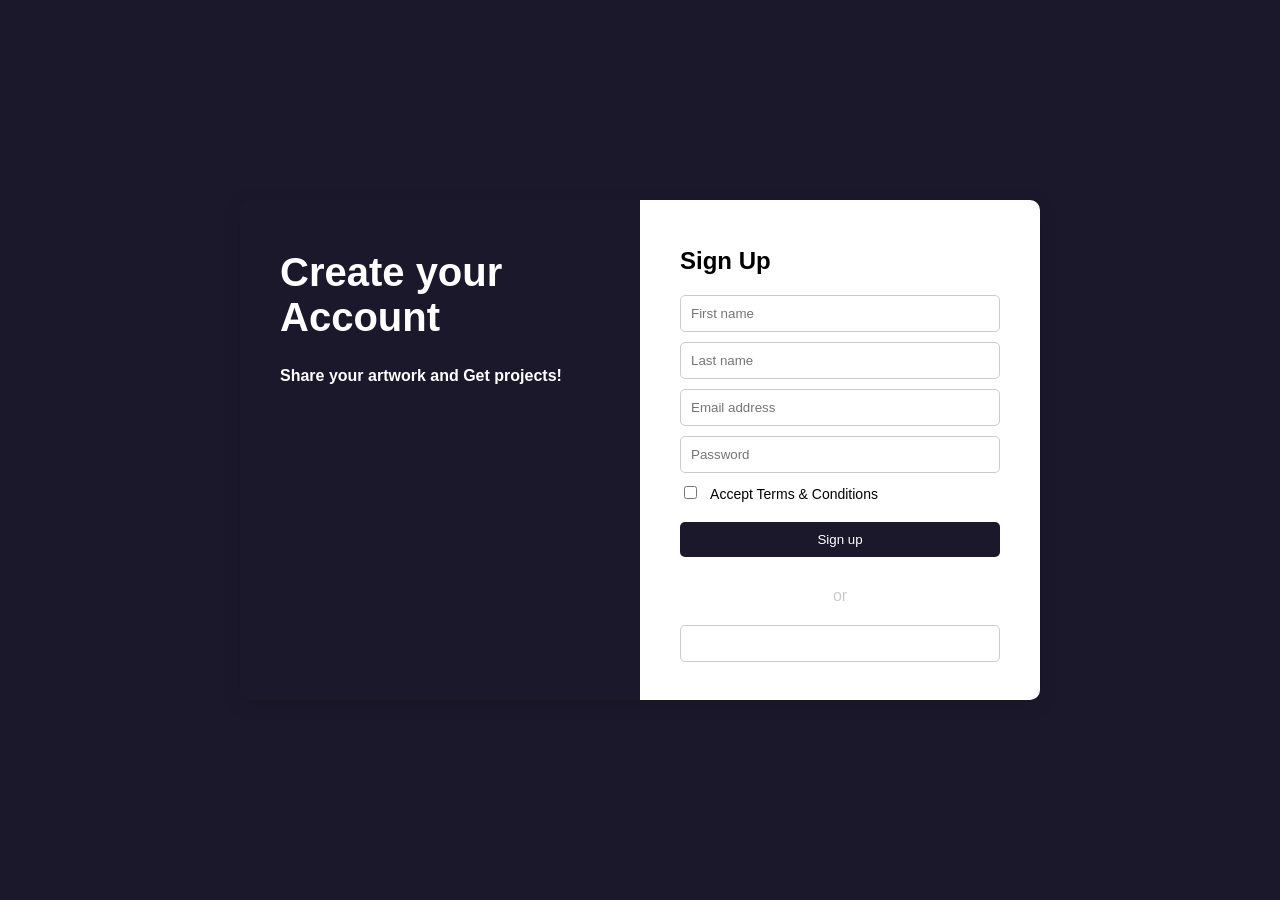
<file: register.html>
<html>

<head>
    <title>Sign Up</title>
    <link rel="stylesheet" href="https://cdnjs.cloudflare.com/ajax/libs/font-awesome/5.15.3/css/all.min.css">
    <style>
        body {
            margin: 0;
            font-family: Arial, sans-serif;
            display: flex;
            justify-content: center;
            align-items: center;
            height: 100vh;
            background: #1b182b;
            background-image: url(https://i.pinimg.com/originals/90/70/32/9070324cdfc07c68d60eed0c39e77573.gif)
        }

        .container {
            display: flex;
            width: 800px;
            height: 500px;
            border-radius: 10px;
            overflow: hidden;
            box-shadow: 0 4px 20px rgba(0, 0, 0, 0.1);

        }

        .left {
            background: url('https://media.giphy.com/media/TqDGMpZ0DN0m4/giphy.gif') no-repeat center center/cover;
            width: 50%;
            padding: 40px;
            color: white;



        }

        .left h1 {
            font-size: 40px;
            margin-top: 10px;
        }


        .left p {
            font-size: 18px;
            margin: 0;
        }

        .right {
            background: white;
            width: 50%;
            padding: 40px;
            display: flex;
            flex-direction: column;
            justify-content: center;
        }

        .h1 {
            margin-top: 200px;
        }

        .right h2 {
            font-size: 24px;
            margin-bottom: 20px;
        }

        .right input[type="text"],
        .right input[type="email"],
        .right input[type="password"] {
            width: 100%;
            padding: 10px;
            margin-bottom: 10px;
            border: 1px solid #ccc;
            border-radius: 5px;
        }

        .right input[type="checkbox"] {
            margin-right: 10px;
        }

        .right label {
            font-size: 14px;
            margin-bottom: 20px;
        }

        .right button {
            width: 100%;
            padding: 10px;
            background: #1b182b;
            color: white;
            border: none;
            border-radius: 5px;
            cursor: pointer;
            margin-bottom: 10px;
        }

        .right button i {
            margin-left: 10px;
        }

        .right .or {
            text-align: center;
            margin: 20px 0;
            color: #ccc;
        }

        .right .social-buttons button {
            display: flex;
            align-items: center;
            justify-content: center;
            width: 100%;
            padding: 10px;
            border: 1px solid #ccc;
            border-radius: 5px;
            background: white;
            cursor: pointer;
            margin-bottom: 10px;
        }

        .right .social-buttons button i {
            margin-right: 10px;
        }
    </style>
</head>

<body>
    <div class="container">
        <div class="left">
            <h1>Create your Account</h1>
            <h4>Share your artwork and Get projects!</h4>
        </div>
        <div class="right">
            <h2>Sign Up</h2>
            <input type="text" placeholder="First name">
            <input type="text" placeholder="Last name">
            <input type="email" placeholder="Email address">
            <input type="password" placeholder="Password">
            <label>
                <input type="checkbox"> Accept Terms & Conditions
            </label>
            <button onclick="redirectToIndex()">Sign up</button>
            <div class="or">or</div>
            <div class="social-buttons">
                <button><i class="fab fa-google"></i> Sign up</button>
            </div>
        </div>
    </div>
    <script>
        function redirectToIndex() {
            window.location.href = 'login.html';
        }
    </script>
</body>

</html>
</file>
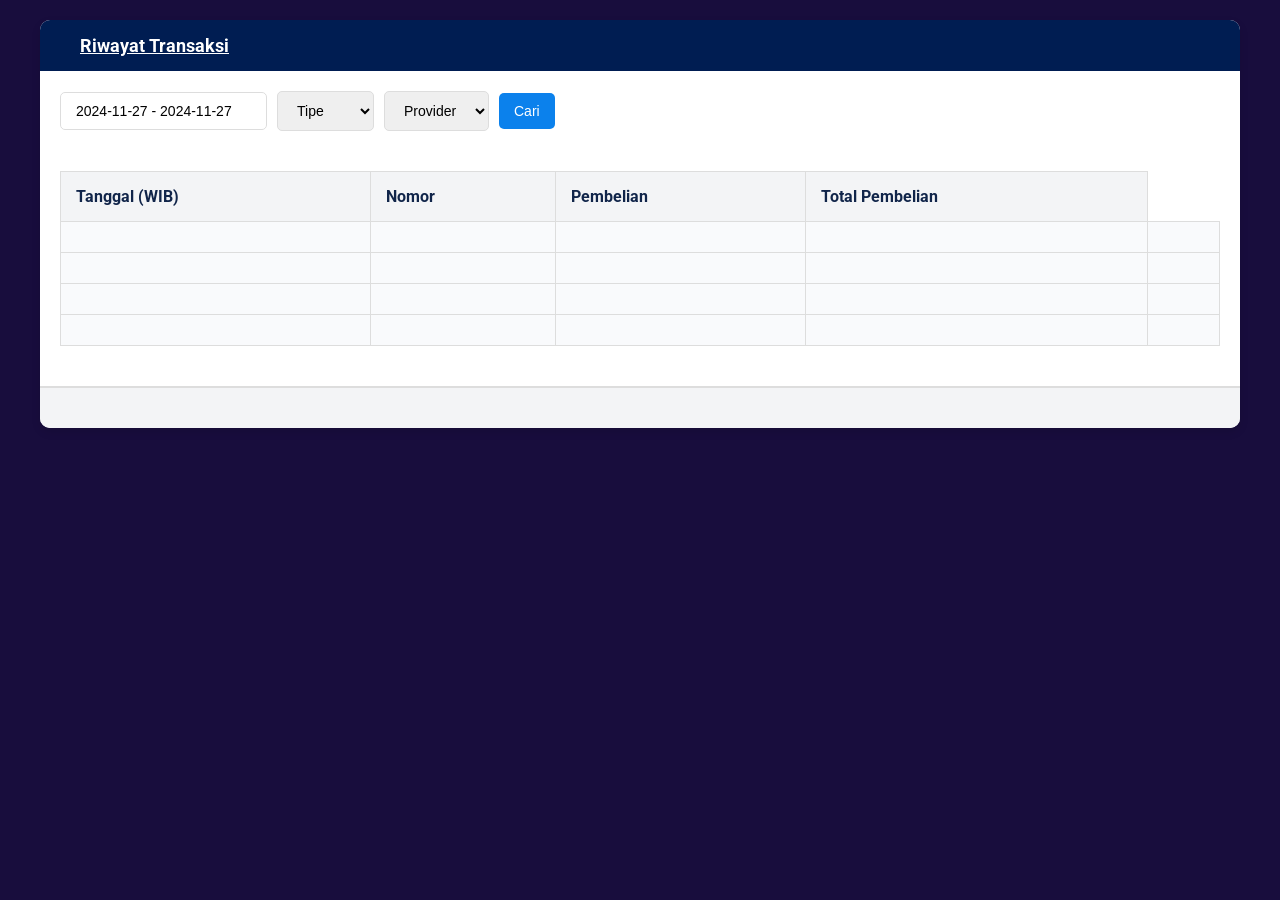
<file: riwayat transaksi.html>
<!DOCTYPE html>
<html lang="en">
<head>
    <meta charset="UTF-8">
    <meta name="viewport" content="width=device-width, initial-scale=1.0">
    <title>Riwayat Transaksi</title>
    <link href="https://fonts.googleapis.com/css2?family=Roboto:wght@400;700&display=swap" rel="stylesheet">
    <style>
        body {
            font-family: 'Roboto', sans-serif;
            margin: 0;
            background-color: #180d3d;
            color: #333;
        }

        .container {
            max-width: 1200px;
            margin: 20px auto;
            background-color: #ffffff;
            border-radius: 10px;
            box-shadow: 0 4px 10px rgba(0, 0, 0, 0.1);
            overflow: hidden;
    
        }

        .header {
            background-color: #001d52;
            color: white;
            padding: 15px 20px;
            font-size: 18px;
            font-weight: bold;
        }
        .header a {
            font-size: 1.6rem;
            font-weight: 500;
            transition: 0.2s; 
            color: white;
            padding: 15px 20px;
            font-size: 18px;
            font-weight: bold;
        }


        .filter-section {
            padding: 20px;
            display: flex;
            flex-wrap: wrap;
            gap: 10px;
            align-items: center;
        }

        .filter-section input,
        .filter-section select,
        .filter-section button {
            padding: 10px 15px;
            border: 1px solid #ddd;
            border-radius: 5px;
            font-size: 14px;
        }

        .filter-section button {
            background-color: #0b81ec;
            color: white;
            border: none;
            cursor: pointer;
            transition: background-color 0.3s;
        }

        .filter-section button:hover {
            background-color: #797373;
        }

        .table-container {
            padding: 20px;
        }

        table {
            width: 100%;
            border-collapse: collapse;
            margin-bottom: 20px;
        }

        table th, table td {
            padding: 15px;
            text-align: left;
            border: 1px solid #ddd;
        }

        table th {
            background-color: #f3f4f6;
            font-weight: bold;
            color: #11254a;
        }

        table td {
            background-color: #f9fafc;
        }

        .totals {
            display: flex;
            justify-content: space-between;
            padding: 20px;
            background-color: #f3f4f6;
            border-top: 2px solid #ddd;
            font-size: 16px;
        }

        .totals .total-label {
            font-weight: bold;
        }

        .footer {
            background-color: #11254a;
            color: white;
            text-align: center;
            padding: 10px;
            font-size: 14px;
        }

        .footer span {
            color: #cfbd17;
            font-weight: bold;
        }
    </style>
</head>
<body>
    
    <div class="container">
        <div class="header">
            <a href="index.html">
            Riwayat Transaksi
        </a>
        </div>

        <div class="filter-section">
            <input type="text" placeholder="Rentang Tanggal" value="2024-11-27 - 2024-11-27">
            <select>
                <option value="semua">Tipe</option>
                <option value="semua">Semua</option>
            </select>
            <select>
                <option value="semua">Provider</option>
                <option value="semua">Semua</option>
            </select>
            <button>Cari</button>
        </div>

        <div class="table-container">
            <table>
                <thead>
                    <tr>
                        <th>Tanggal (WIB)</th>
                        <th>Nomor</th>
                        <th>Pembelian</th>
                        <th>Total Pembelian</th>
                    </tr>
                </thead>
                <tbody>
                    <tr>
                        <td></td>
                        <td></td>
                        <td></td>
                        <td></td>
                        <td></td>
                    </tr>
                    <tr>
                        <td></td>
                        <td></td>
                        <td></td>
                        <td></td>
                        <td></td>
                    </tr>
                    <tr>
                        <td></td>
                        <td></td>
                        <td></td>
                        <td></td>
                        <td></td>
                    </tr>
                    <tr>
                        <td></td>
                        <td></td>
                        <td></td>
                        <td></td>
                        <td></td>
                    </tr>
                </tbody>
            </table>
        </div>

        <div class="totals">
            <div>
            </div>
        </div>
    </div>
</body>
</html>
</file>
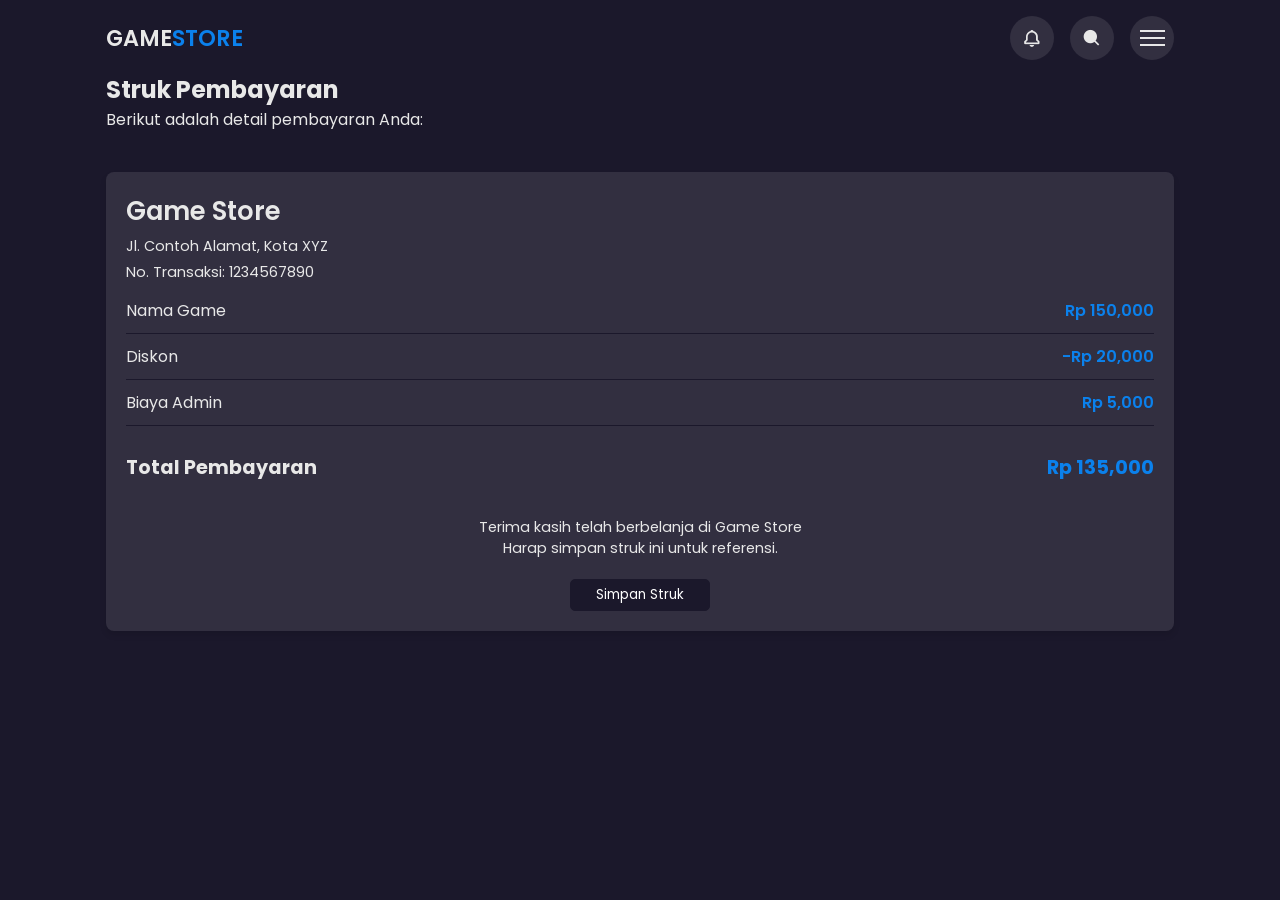
<file: struk pembayaran.html>
<!DOCTYPE html>
<html lang="en">

<head>
    <meta charset="UTF-8">
    <meta name="viewport" content="width=device-width, initial-scale=1.0">
    <title>Struk Pembayaran | Game Store</title>
    <link rel="stylesheet" href="s/pembayaran.css">
    <link href='https://unpkg.com/boxicons@2.1.4/css/boxicons.min.css' rel='stylesheet'>
</head>

<body>

    <div class="progress">
        <div class="progress-bar" id="scroll-bar"></div>
    </div>

    <header>
        <div class="nav container">
            <a href="index.html" class="logo">Game<span>Store</span></a>
            <div class="nav-icons">
                <i class='bx bx-bell bx-tada' id="bell-icon"></i>
                <i class='bx bxs-search'></i>
                <div class="menu-icon">
                    <div class="line1"></div>
                    <div class="line2"></div>
                    <div class="line3"></div>
                </div>
            </div>

            <div class="menu">
                <img src="img/menu.png" alt="">
                <div class="navbar">
                    <li><a href="index.html">Home</a></li>
                    <li><a href="trending.html">Trending</a></li>
                    <li><a href="admin.html">Dashboard</a></li>
                    <li><a href="new game.html">New Game</a></l>
                    <li><a href="register.html">Sign Up</a></li>
                    <li><a href="membership.html">Membership</a></li>
                    <li><a href="daftargame.html">Daftar Game</a></li>
                    <li><a href="metode pembayaran.html">Metode Pembayaran</a></li>
                    <li><a href="struk pembayaran.html">Struk Pembayaran</a></li>
                    <li><a href="riwayat transaksi.html">Riwayat Transaksi</a></li>
                </div>
            </div>

            <div class="notification">
                <div class="notification-box">
                    <i class='bx bxs-check-circle'></i>
                    <p>Congratulation, Your game download successfully</p>
                </div>
                <div class="notification-box box-color">
                    <i class='bx bxs-x-circle'></i>
                    <p>Could not apply changes.</p>
                </div>
            </div>

        </div>
    </header>

    <section id="struk-pembayaran">
        <div class="container">
            <h2>Struk Pembayaran</h2>
            <p>Berikut adalah detail pembayaran Anda:</p>

            <div class="struk-container">
                <div class="struk-header">
                    <h3>Game Store</h3>
                    <p>Jl. Contoh Alamat, Kota XYZ</p>
                    <p>No. Transaksi: 1234567890</p>
                </div>

                <div class="struk-items">
                    <div class="item">
                        <p>Nama Game</p>
                        <p class="item-price">Rp 150,000</p>
                    </div>
                    <div class="item">
                        <p>Diskon</p>
                        <p class="item-price">-Rp 20,000</p>
                    </div>
                    <div class="item">
                        <p>Biaya Admin</p>
                        <p class="item-price">Rp 5,000</p>
                    </div>
                </div>

                <div class="struk-total">
                    <div class="total-item">
                        <p>Total Pembayaran</p>
                        <p class="total-price">Rp 135,000</p>
                    </div>
                </div>

                <div class="struk-footer">
                    <p>Terima kasih telah berbelanja di Game Store</p>
                    <p>Harap simpan struk ini untuk referensi.</p>
                    <button id="download-btn">Simpan Struk</button>
                </div>
            </div>
        </div>
    </section>

    <script src="m/swiper-bundle.min.js"></script>
    <script src="m/main4.js"></script>
</body>
</file>
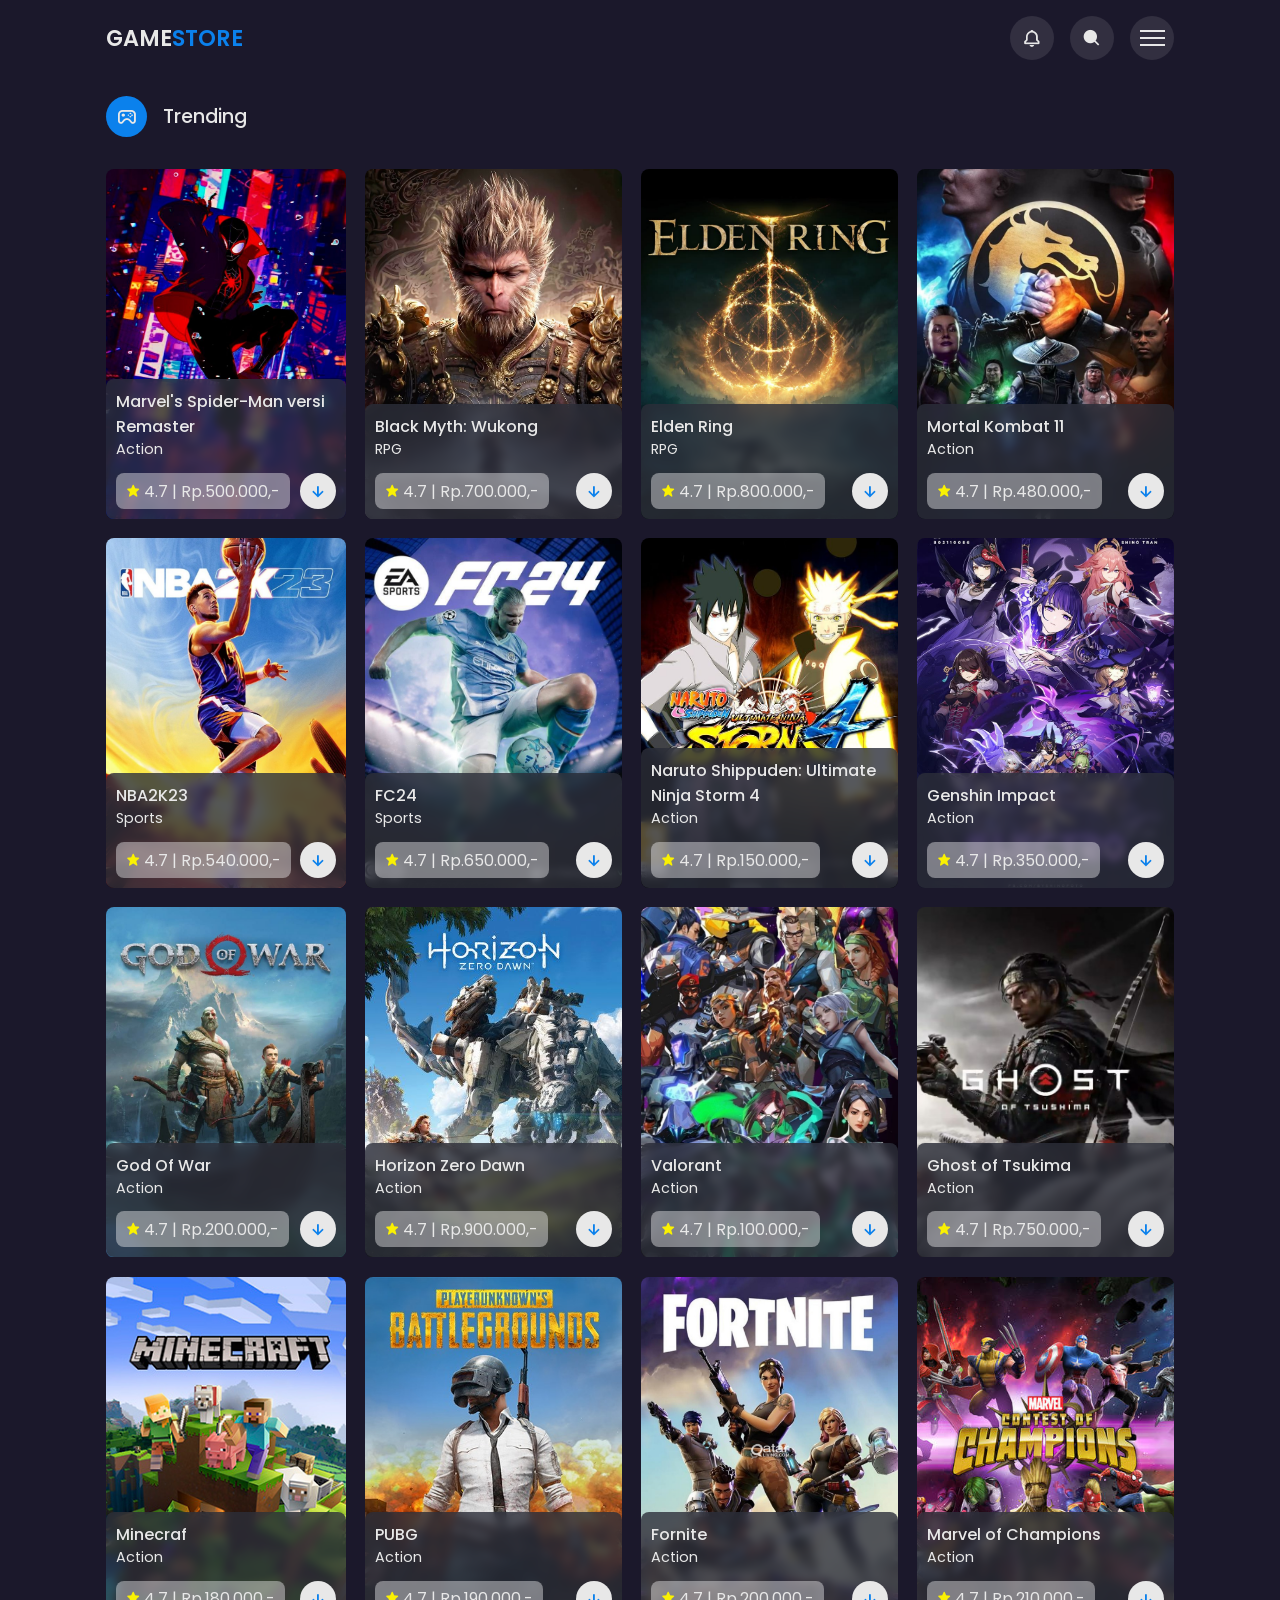
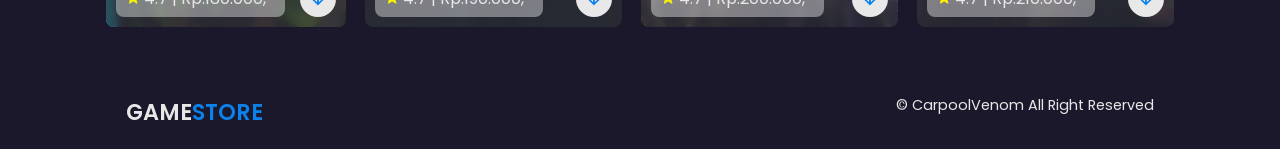
<file: trending.html>
<!DOCTYPE html>
<html lang="en">

<head>
    <meta charset="UTF-8">
    <meta name="viewport" content="width=device-width, initial-scale=1.0">
    <title>Daftar Game - Game Store</title>
    <link rel="shortcut" href="img/fav.png" type="image/x-icon">
    <link rel="stylesheet" href="s/atyle2.css">
    <link href='https://unpkg.com/boxicons@2.1.4/css/boxicons.min.css' rel='stylesheet'>
</head>

<body>

    <div class="progress">
        <div class="progress-bar" id="scroll-bar"></div>
    </div>

    <header>
        <div class="nav container">
            <a href="index.html" class="logo">Game<span>Store</span></a>
            <div class="nav-icons">
                <i class='bx bx-bell bx-tada' id="bell-icon"></i>
                <i class='bx bxs-search'></i>
                <div class="menu-icon">
                    <div class="line1"></div>
                    <div class="line2"></div>
                    <div class="line3"></div>
                </div>
            </div>

            <div class="menu">
                <img src="img/menu.png" alt="">
                <div class="navbar">
                    <li><a href="index.html">Home</a></li>
                    <li><a href="trending.html">Trending</a></li>
                    <li><a href="new game.html">New Game</a></l>
                    <li><a href="admin.html">Dashboard</a></li>
                    <li><a href="register.html">Sign Up</a></li>
                    <li><a href="membership.html">Membership</a></li>
                    <li><a href="daftargame.html">Daftar Game</a></li>
                    <li><a href="#metode-pembayaran">Metode Pembayaran</a></li>
                    <li><a href="#struk-pembayaran">Struk Pembayaran</a></li>
                    <li><a href="#riwayat-transaksi">Riwayat Transaksi</a></li>
                </div>
            </div>
        </div>
    </header>

    <section class="new container" id="new">
        <div class="heading">
            <i class='bx bx-joystick'></i>
            <h2>Trending</h2>
        </div>

        <div class="new-contant">
            <div class="box">
                <img src="img/faad2149-1e55-4102-8375-f42f853270de.jpg" alt="">
                <div class="box-text">
                    <h2>Marvel's Spider-Man versi Remaster</h2>
                    <h3>Action</h3>
                    <div class="rating-download">
                        <div class="rating">
                            <i class='bx bxs-star'></i>
                            <span>4.7 | Rp.500.000,-</span>
                        </div>
                        <a href="download.html" class="box-btn"><i class='bx bx-down-arrow-alt'></i></a>
                    </div>
                </div>
            </div>

            <div class="box">
                <img src="img/f1203ec4-7a1f-45a6-9b8e-fe5468e3f8fc.jpg" alt="">
                <div class="box-text">
                    <h2>Black Myth: Wukong</h2>
                    <h3>RPG</h3>
                    <div class="rating-download">
                        <div class="rating">
                            <i class='bx bxs-star'></i>
                            <span>4.7 | Rp.700.000,-</span>
                        </div>
                        <a href="https://www.heishenhua.com/" class="box-btn"><i class='bx bx-down-arrow-alt'></i></a>
                    </div>
                </div>
            </div>
            <div class="box">
                <img src="img/045f3b2c-ced8-4522-92f0-9f8e91453fed.jpg" alt="">
                <div class="box-text">
                    <h2>Elden Ring</h2>
                    <h3>RPG</h3>
                    <div class="rating-download">
                        <div class="rating">
                            <i class='bx bxs-star'></i>
                            <span>4.7 | Rp.800.000,-</span>
                        </div>
                        <a href="https://en.bandainamcoent.eu/elden-ring/elden-ring" class="box-btn"><i class='bx bx-down-arrow-alt'></i></a>
                    </div>
                </div>
            </div>
            <div class="box">
                <img src="img/e6ab1edb-974b-4ec7-88b0-bef1913dd61a.jpg" alt="">
                <div class="box-text">
                    <h2>Mortal Kombat 11</h2>
                    <h3>Action</h3>
                    <div class="rating-download">
                        <div class="rating">
                            <i class='bx bxs-star'></i>
                            <span>4.7 | Rp.480.000,-</span>
                        </div>
                        <a href="#" class="box-btn"><i class='bx bx-down-arrow-alt'></i></a>
                    </div>
                </div>
            </div>
            <div class="box">
                <img src="img/245e786c-aed3-4ea3-9c10-cbda55cb4a48.jpg" alt="">
                <div class="box-text">
                    <h2>NBA2K23</h2>
                    <h3>Sports</h3>
                    <div class="rating-download">
                        <div class="rating">
                            <i class='bx bxs-star'></i>
                            <span>4.7 | Rp.540.000,-</span>
                        </div>
                        <a href="#" class="box-btn"><i class='bx bx-down-arrow-alt'></i></a>
                    </div>
                </div>
            </div>
            <div class="box">
                <img src="img/d9638317-e6e2-4d7c-b9fc-ac73594a97fd.jpg" alt="">
                <div class="box-text">
                    <h2>FC24</h2>
                    <h3>Sports</h3>
                    <div class="rating-download">
                        <div class="rating">
                            <i class='bx bxs-star'></i>
                            <span>4.7 | Rp.650.000,-</span>
                        </div>
                        <a href="#" class="box-btn"><i class='bx bx-down-arrow-alt'></i></a>
                    </div>
                </div>
            </div>
            <div class="box">
                <img src="img/92f15e80-e800-4c81-9cae-25a36362c021.jpg" alt="">
                <div class="box-text">
                    <h2>Naruto Shippuden: Ultimate Ninja Storm 4</h2>
                    <h3>Action</h3>
                    <div class="rating-download">
                        <div class="rating">
                            <i class='bx bxs-star'></i>
                            <span>4.7 | Rp.150.000,-</span>
                        </div>
                        <a href="#" class="box-btn"><i class='bx bx-down-arrow-alt'></i></a>
                    </div>
                </div>
            </div>
            <div class="box">
                <img src="img/1fae145d-2379-44b6-bb8a-71343dd6cbdc.jpg" alt="">
                <div class="box-text">
                    <h2>Genshin Impact</h2>
                    <h3>Action</h3>
                    <div class="rating-download">
                        <div class="rating">
                            <i class='bx bxs-star'></i>
                            <span>4.7 | Rp.350.000,-</span>
                        </div>
                        <a href="#" class="box-btn"><i class='bx bx-down-arrow-alt'></i></a>
                    </div>
                </div>
            </div>
            <div class="box">
                <img src="img/8be5947f-312b-4ffd-ba72-ad8301372fb5.jpg" alt="">
                <div class="box-text">
                    <h2>God Of War </h2>
                    <h3>Action</h3>
                    <div class="rating-download">
                        <div class="rating">
                            <i class='bx bxs-star'></i>
                            <span>4.7 | Rp.200.000,-</span>
                        </div>
                        <a href="#" class="box-btn"><i class='bx bx-down-arrow-alt'></i></a>
                    </div>
                </div>
            </div>
            <div class="box">
                <img src="img/new8.jpg" alt="">
                <div class="box-text">
                    <h2>Horizon Zero Dawn</h2>
                    <h3>Action</h3>
                    <div class="rating-download">
                        <div class="rating">
                            <i class='bx bxs-star'></i>
                            <span>4.7 | Rp.900.000,-</span>
                        </div>
                        <a href="#" class="box-btn"><i class='bx bx-down-arrow-alt'></i></a>
                    </div>
                </div>
            </div>

            <div class="box">
                <img src="img/19902ee2-c8c9-40a0-bbf7-71083c5c99c9.jpg" alt="">
                <div class="box-text">
                    <h2>Valorant</h2>
                    <h3>Action</h3>
                    <div class="rating-download">
                        <div class="rating">
                            <i class='bx bxs-star'></i>
                            <span>4.7 | Rp.100.000,-</span>
                        </div>
                        <a href="#" class="box-btn"><i class='bx bx-down-arrow-alt'></i></a>
                    </div>
                </div>
            </div>

            <div class="box">
                <img src="img/88a424de-0d66-4354-8cbc-6aba53baebb7.jpg" alt="">
                <div class="box-text">
                    <h2>Ghost of Tsukima</h2>
                    <h3>Action</h3>
                    <div class="rating-download">
                        <div class="rating">
                            <i class='bx bxs-star'></i>
                            <span>4.7 | Rp.750.000,-</span>
                        </div>
                        <a href="#" class="box-btn"><i class='bx bx-down-arrow-alt'></i></a>
                    </div>
                </div>
            </div>


            <div class="box">
                <img src="img/new5.png" alt="">
                <div class="box-text">
                    <h2>Minecraf</h2>
                    <h3>Action</h3>
                    <div class="rating-download">
                        <div class="rating">
                            <i class='bx bxs-star'></i>
                            <span>4.7 | Rp.180.000,-</span>
                        </div>
                        <a href="#" class="box-btn"><i class='bx bx-down-arrow-alt'></i></a>
                    </div>
                </div>
            </div>

            <div class="box">
                <img src="img/64b718f3-4291-44c9-b565-e3bdd5e0f901.jpg" alt="">
                <div class="box-text">
                    <h2>PUBG</h2>
                    <h3>Action</h3>
                    <div class="rating-download">
                        <div class="rating">
                            <i class='bx bxs-star'></i>
                            <span>4.7 | Rp.190.000,-</span>
                        </div>
                        <a href="#" class="box-btn"><i class='bx bx-down-arrow-alt'></i></a>
                    </div>
                </div>
            </div>

            <div class="box">
                <img src="img/2d1038da-032c-48a5-9403-e0c241973846.jpg" alt="">
                <div class="box-text">
                    <h2>Fornite</h2>
                    <h3>Action</h3>
                    <div class="rating-download">
                        <div class="rating">
                            <i class='bx bxs-star'></i>
                            <span>4.7 | Rp.200.000,-</span>
                        </div>
                        <a href="#" class="box-btn"><i class='bx bx-down-arrow-alt'></i></a>
                    </div>
                </div>
            </div>

            <div class="box">
                <img src="img/new8 (1).jpg" alt="">
                <div class="box-text">
                    <h2>Marvel of Champions</h2>
                    <h3>Action</h3>
                    <div class="rating-download">
                        <div class="rating">
                            <i class='bx bxs-star'></i>
                            <span>4.7 | Rp.210.000,-</span>
                        </div>
                        <a href="#" class="box-btn"><i class='bx bx-down-arrow-alt'></i></a>
                    </div>
                </div>
            </div>
        </div>
        </div>
    </section>

    <div class="copyright container">
        <a href="#" class="logo">Game<span>Store</span></a>
        <p>&#169; CarpoolVenom All Right Reserved</p>
    </div>

    <script src="m/main2.js"></script>
</body>

</html>
</file>
<file: s/style.css>
@import url('https://fonts.googleapis.com/css2?family=Lato:ital,wght@0,100;0,300;0,400;0,700;0,900;1,100;1,300;1,400;1,700;1,900&family=Poppins:ital,wght@0,100;0,200;0,300;0,400;0,500;0,600;0,700;0,800;0,900;1,100;1,200;1,300;1,400;1,500;1,600;1,700;1,800;1,900&display=swap');
*{
    font-family: 'poppins', sans-serif;
    margin: 0;
    padding: 0;
    scroll-behavior: smooth;
    box-sizing: border-box;
    list-style: none;
    text-decoration: none;
    scroll-padding-top: 2rem;
}

:root{
   --main-color: #0b81ec;
   --dark-color: #1b182b;
   --light-color:#322f40;
   --text-color: hsl(0,0%,91%); 
}
::selection{
    color: var(--text-color);
    background: var(--main-color);
}
section {
    padding: 4rem 0 3rem;
}
img{
    width: 100%;
}
body{
    color: var(--text-color);
    background: var(--dark-color);
}
.container{
    max-width: 1068px;
    margin: auto;
    width: 100%;
}
header{
    position: fixed;
    top: 0;
    left: 0;
    width: 100%;
    background: var(--dark-color);
    z-index: 100;
}
.nav{
    display: flex;
    align-items: center;
    justify-content: center;
    padding: 16px 0;
}
.logo{
    font-size: 1.4rem;
    font-weight: 600;
    color: var(--text-color);
    text-transform: uppercase;
    margin: 0 auto 0 0;
}
.logo span{
    color: var(--main-color);
}
.nav-icons{
 display: flex;
 align-items: center;
 column-gap: 1rem;   
}
.nav-icons .bx{
    font-size: 20px;
    height: 44px;
    width: 44px;
    display: grid;
    place-items: center;
    color: var(--text-color);
    background: var(--light-color);
    border-radius: 50%;
    cursor: pointer;
}
#bell-icon {
    position: relative;
}
#bell-icon span{
    content: "";
    width: 5px;
    height: 5px;
    border-radius: 50%;
    background: var(--main-color);
    position: absolute;
    top: 10px;
    right: 14px;
}
.menu-icon{
    display: flex;
    flex-direction: column;
    align-items: center;
    justify-content: center;
    row-gap: 5px;
    height: 44px;
    width: 44px;
    border-radius: 50%;
    background: var(--light-color);
    cursor: pointer;
    z-index: 200;
    transition: 0.3s
}
.menu-icon div{
 display: block;
 background: var(--text-color);
 height: 2px;
 width: 25px;
 transition: 0.3s;   
}
.move .line1{
   transform: rotate(-45deg) translate(-5px, 5px); 
}
.move .line2{
    opacity: 0; 
 }
.move .line3{
    transform: rotate(45deg) translate(-5px, -5px); 
 }
 .search-menu-container {
    position: fixed;
    top: 0;
    left: 0;
    width: 100%;
    height: 100vh;
    background: rgba(0, 0, 14, 0.9);
    z-index: 200;
    display: flex;
    align-items: center;
    justify-content: center;
    clip-path: circle(0% at 100% 0%);
    transition: 0.5s;
}

.search-menu-container.active {
    clip-path: circle(144% at 100% 0%);
}

.search-menu {
    background: var(--light-color);
    padding: 2rem;
    border-radius: 1rem;
    display: flex;
    align-items: center;
    gap: 1rem;
}

.search-menu input {
    padding: 0.5rem 1rem;
    background: var(--dark-color);
    color: var(--text-color);
    border: none;
    border-radius: 0.5rem;
    width: 300px;
}

.search-menu button {
    background: var(--main-color);
    color: var(--text-color);
    border: none;
    padding: 0.5rem 1rem;
    border-radius: 0.5rem;
    cursor: pointer;
}
 .menu {
    position: fixed;
    left: 0;
    top: 0;
    width: 100%;
    height: 100vh;
    background: rgba(0, 0, 14, 0.9);
    z-index: 106;
    display: flex;
    align-items: center;
    justify-content: space-between;
    transition: 0.5s;
    clip-path: circle(0% at 100% 0%);
 }
 .menu.active{
    clip-path: circle(144% at 100% 0%); 
 }
.menu img {
    width: 700px;
}
.navbar{
  display: grid;
  row-gap: 1rem;
  text-align: right;
  padding-right: 2rem;  
}
.navbar a {
    font-size: 1.6rem;
    color: var(--text-color);
    font-weight: 500;
    transition: 0.2s;
}
.navbar a:hover {
    border-bottom: 4px solid var(--main-color);
    font-size: 1.8rem;
}

.notification {
    position: absolute;
    top: 110%;
    right: 5rem;
    background: var(--light-color);
    width: 300px;
    height: 350px;
    border-radius: 0.5rem;
    padding: 10px;
    display: flex;
    flex-direction: column;
    row-gap: 1rem;
    clip-path: circle(0% at 100% 0%);
}
.notification.active{
    clip-path: circle(144% at 100% 0%);
    transition: 0.3s;
}
.notification-box {
    display: flex;
    align-items: baseline;
    column-gap: 1rem;
    border-radius: 0.5rem;
    background: var(--dark-color);
    padding: 10px;
}
.notification-box .bx {
    color: #faf102;
}
.box-color {
    background: hsl(0, 0%, 100%, 0.4);
}
.box-color .bx{
    color: var(--main-color);
}
.home{
    position: relative;
    min-height: 540px;
    display: flex;
    align-items: center;
    justify-content: flex-end;
    margin-top: 5rem;
}
.home img{
    position: absolute;
    width: 100%;
    height: 100%;
    object-fit: cover;
    border-radius: 1.4rem;
    z-index: -1;
}
.home-text {
    padding-right: 4rem;
    text-align: right;
}
.home-text h1 {
    font-size: 2.4rem;
    text-transform: uppercase;
    color: var(--dark-color);
    margin-bottom: 1rem;
}
.btn{
    background: var(--main-color);
    padding: 15px 20px;
    color: var(--text-color);
    text-transform: uppercase;
    font-size: 1rem;
    letter-spacing: 1px;
    font-weight: 500;
    clip-path: polygon(0 0, 100% 0%, 100% 100%, 10% 100%, 0% 68%);
}
.btn:hover{
    background: var(--light-color);
    transition: o.3s all linear;
}
.heading{
    display: flex;
    align-items: center;
    column-gap: 1rem;
    margin-bottom: 2rem;
}
.heading .bx {
  font-size: 21px;
  color: var(--text-color);
  background: var(--main-color);
  padding: 10px;
  border-radius: 5rem;  
}
.heading h2 {
    font-size: 1.2rem;
    font-weight: 500;
}
.box {
    position: relative;
    width: 100%;
    height: 350px;
    border-radius: 0.5rem;
}
.box img {
    width: 100%;
    height: 100%;
    object-fit: cover;
    border-radius: 0.5rem;
}
.box .box-text {
    position: absolute;
    right: 0;
    left: 0;
    bottom: 0;
    padding: 10px;
    background: hsl(227, 14%, 20%, 0.8);
    backdrop-filter: blur(4px);
    border-radius: 0.5rem;
}
.box .box-text h2 {
    font-size: 1rem;
    font-weight: 500;
}
.box .box-text h3 {
    font-size: 0.9rem;
    font-weight: 400;
    margin-bottom: 0.8rem;
}
.rating-download {
    display: flex;
    justify-content: space-between;
}
.rating{
  display: flex;
  align-items: center;
  column-gap: 4px;
  background: hsl(0, 0%, 100%, 0.4);
  padding: 4px 10px;
  border-radius: 0.5rem;  
}
.rating .bx {
    color: #faf102;
    font-size: 0.9rem;
}
.rating .span {
    color: #faf102;
    font-size: 0.9rem;
}
.box-btn .bx {
    padding: 8px;
    background: var(--text-color);
    border-radius: 5rem;
    color: var(--main-color);
    font-weight: 400;
    font-size: 20px;
}
.box-btn .bx:hover {
    background: var(--dark-color);
}  
.new-contant {
    display: grid;
    grid-template-columns: repeat(auto-fit, minmax(240px, auto));
    gap: 1.2rem;
}
.next-page {
    display: flex;
    justify-content: center;
    align-items: center;
    margin-top: 3rem;
}

.next-page a {
    background: var(--main-color);
    padding: 12px 20px;
    color: var(--text-color);
    letter-spacing: 1px;
    font-weight: 500;
}
.next-page a:hover{
    background: var(--light-color);
    transition: 0.3s all linear;
}
.copyright {
    display: flex;
    justify-content: space-between;
    padding: 20px;
}
.copyright p {
    font-size: 0.9rem;
    color: var(--text-color);
}
.video-container video {
    width: 100%;
    aspect-ratio: 16/9;
}
.video-container {
    margin-top: 5rem;
}
.about {
    margin-top: 2rem;
}
.about h2 {
    display: inline-flex;
    font-size: 1.4rem;
    font-weight: 500;
    border-bottom: 4px solid var(--main-color);
}
.about p {
    font-size: 0.938rem;
    margin-top: 1rem;
    text-align: justify;
}
.screenshots h2 {
    display: inline-flex;
    font-size: 1.4rem;
    font-weight: 500;
    border-bottom: 4px solid var(--main-color);
    margin: 1.6rem 0;
}
.screenshots-content{
    display: grid;
    grid-template-columns: repeat(auto-fit, minmax(250px, auto));
    gap: 10px;
    justify-content: center;
    max-width: 800px;
    margin: auto;
    width: 100%;
}

.screenshots-content img {
    width: 100%;
    height: 440px;
    object-fit: cover;
}
.download{
    max-width: 800px;
    margin: auto;
    width: 100%;
    display: grid;
    justify-content: center;
    margin-top: 2rem;
}
.download h2{
    text-align: center;
    font-size: 1.4rem;
    font-weight: 500;
    margin: 1.6rem;
}
.download-link {
    display: grid;
    grid-template-columns: repeat(3, 1fr);
    gap: 10px;
    margin-bottom: 2rem;
}
.download-link a {
    text-align: center;
    background: var(--main-color);
    padding: 12px 20px;
    color: var(--text-color);
    letter-spacing: 1px;
    font-weight: 500;
}
.download-link a:hover {
    background: var(--light-color);
    transition: 0.3s all linear;
} 
html::-webkit-scrollbar {
    display: none;
}

.progress {
    position: fixed;
    top: 0;
    left: 0;
    height: 4px;
    z-index: 300;
}
.progress-bar {
    height: 4px;
    background: var(--main-color);
    width: 0%;
}
@media (max-widht: 1080px) {
    .container {
        margin: 0 auto;
        width: 90%;
    }
    .nav {
        padding: 10px 0;
    }
    .notification{
       right: 4rem; 
    }
    .menu img {
        width: 500px;
    }
    section {
        padding: 3rem 0 2rem;
    }
    .home {
       border-radius: 1rem;
       min-height: 440px;
    }
    .home img {
        border-radius: 1rem;
    }
    .new-contant {
        grid-template-columns: repeat(auto-fit, minmax(200px, auto));
    }
}
@media (max-widht: 774px) {
    .notification {
        right: 1rem;
    }
    .menu img {
        width: 400px;
    }
    .home {
        min-height: 300px;
    }
    .home-text h1 {
        font-size: 2rem;
    }
    .btn {
        padding: 12px 17px;
    }
    .screenshots-content {
        grid-template-columns: repeat(auto-fit, minmax(250px, 300px));
    }
}
@media (max-width: 560px) {
    .menu img {
        display: none;
    }
    .menu {
        justify-content: flex-end;
    }
    .nav {
        padding: 8px 0;
    }
    .nav-icons .bx {
        height: 40px;
        width: 40px;
    }
    .home {
        min-height: 240px;
    }
    .home-text {
        padding-right: 1rem;
    }
    p{
      font-size: 0.875rem;  
    }
    .download-link {
        grid-template-columns: 1fr;
    }
}
@media (max-width: 360px) {
    .logo {
        font-size:  1.2rem;
    }
    .navbar a {
        font-size: 1.3rem;
    }
    .navbar a:hover {
        font-size: 1.4rem;
    }
    .notification {
        width: 270px;
    }
    .home {
        min-height: 214px;
    }
    .home-text h1 {
        font-size: 1.4rem;
    }
    .heading .bx {
        padding: 8px;
    }
    .heading h2 {
        font-size: 1.1rem;
    }
    .box {
        height: 420px;
    }
    .copyright {
        flex-direction: column;
        align-items: center;
        row-gap: 1rem
    }
    .copyright .logo {
        margin: 0;
    }
    .about h2,
    .screenshots h2 .download h2 {
        font-size: 1rem;
    }
}
</file>
<file: s/atyle2.css>
@import url('https://fonts.googleapis.com/css2?family=Lato:ital,wght@0,100;0,300;0,400;0,700;0,900;1,100;1,300;1,400;1,700;1,900&family=Poppins:ital,wght@0,100;0,200;0,300;0,400;0,500;0,600;0,700;0,800;0,900;1,100;1,200;1,300;1,400;1,500;1,600;1,700;1,800;1,900&display=swap');
*{
    font-family: 'poppins', sans-serif;
    margin: 0;
    padding: 0;
    scroll-behavior: smooth;
    box-sizing: border-box;
    list-style: none;
    text-decoration: none;
    scroll-padding-top: 2rem;
}

:root{
   --main-color: #0b81ec;
   --dark-color: #1b182b;
   --light-color:#322f40;
   --text-color: hsl(0,0%,91%); 
}
::selection{
    color: var(--text-color);
    background: var(--main-color);
}
section {
    padding: 4rem 0 3rem;
}
img{
    width: 100%;
}
body{
    color: var(--text-color);
    background: var(--dark-color);
}
.container{
    max-width: 1068px;
    margin: auto;
    width: 100%;
}
header{
    position: fixed;
    top: 0;
    left: 0;
    width: 100%;
    background: var(--dark-color);
    z-index: 100;
}
.nav{
    display: flex;
    align-items: center;
    justify-content: center;
    padding: 16px 0;
}

.hero-section {
    text-align: center;
    padding: 100px 20px;
    background: url('https://cdn.vox-cdn.com/thumbor/R9m5dQMB6HQJHbuzNoGzRit6upk=/0x0:3000x2000/3820x2149/filters:focal(1260x760:1740x1240)/cdn.vox-cdn.com/uploads/chorus_image/image/71812578/most_anticipated_video_games_2023_polygon.0.jpg') no-repeat center center/cover;
    position: relative;
}
.hero-section::before {
    content: '';
    position: absolute;
    top: 0;
    left: 0;
    width: 100%;
    height: 100%;
    background: rgba(0, 0, 0, 0.5);
}
.hero-section .content {
    position: relative;
    z-index: 1;
}
.hero-section .content h1 {
    font-size: 48px;
    margin: 20px 0;
}
.hero-section .content p {
    font-size: 18px;
    margin: 20px 0;
}
.hero-section .content button {
    padding: 15px 30px;
    border: none;
    border-radius: 30px;
    background-color: #3b4bff;
    color: white;
    font-size: 16px;
    cursor: pointer;
}
.logo{
    font-size: 1.4rem;
    font-weight: 600;
    color: var(--text-color);
    text-transform: uppercase;
    margin: 0 auto 0 0;
}
.logo span{
    color: var(--main-color);
}
.nav-icons{
 display: flex;
 align-items: center;
 column-gap: 1rem;   
}
.nav-icons .bx{
    font-size: 20px;
    height: 44px;
    width: 44px;
    display: grid;
    place-items: center;
    color: var(--text-color);
    background: var(--light-color);
    border-radius: 50%;
    cursor: pointer;
}
#bell-icon {
    position: relative;
}
#bell-icon span{
    content: "";
    width: 5px;
    height: 5px;
    border-radius: 50%;
    background: var(--main-color);
    position: absolute;
    top: 10px;
    right: 14px;
}
.menu-icon{
    display: flex;
    flex-direction: column;
    align-items: center;
    justify-content: center;
    row-gap: 5px;
    height: 44px;
    width: 44px;
    border-radius: 50%;
    background: var(--light-color);
    cursor: pointer;
    z-index: 200;
    transition: 0.3s
}
.menu-icon div{
 display: block;
 background: var(--text-color);
 height: 2px;
 width: 25px;
 transition: 0.3s;   
}
.move .line1{
   transform: rotate(-45deg) translate(-5px, 5px); 
}
.move .line2{
    opacity: 0; 
 }
.move .line3{
    transform: rotate(45deg) translate(-5px, -5px); 
 }
 .menu {
    position: fixed;
    left: 0;
    top: 0;
    width: 100%;
    height: 100vh;
    background: rgba(0, 0, 14, 0.9);
    z-index: 106;
    display: flex;
    align-items: center;
    justify-content: space-between;
    transition: 0.5s;
    clip-path: circle(0% at 100% 0%);
 }
 .menu.active{
    clip-path: circle(144% at 100% 0%); 
 }
.menu img {
    width: 700px;
}
.navbar{
  display: grid;
  row-gap: 1rem;
  text-align: right;
  padding-right: 2rem;  
}
.navbar a {
    font-size: 1.6rem;
    color: var(--text-color);
    font-weight: 500;
    transition: 0.2s;
}
.navbar a:hover {
    border-bottom: 4px solid var(--main-color);
    font-size: 1.8rem;
}

.notification {
    position: absolute;
    top: 110%;
    right: 5rem;
    background: var(--light-color);
    width: 300px;
    height: 350px;
    border-radius: 0.5rem;
    padding: 10px;
    display: flex;
    flex-direction: column;
    row-gap: 1rem;
    clip-path: circle(0% at 100% 0%);
}
.notification.active{
    clip-path: circle(144% at 100% 0%);
    transition: 0.3s;
}
.notification-box {
    display: flex;
    align-items: baseline;
    column-gap: 1rem;
    border-radius: 0.5rem;
    background: var(--dark-color);
    padding: 10px;
}
.notification-box .bx {
    color: #faf102;
}
.box-color {
    background: hsl(0, 0%, 100%, 0.4);
}
.box-color .bx{
    color: var(--main-color);
}
.search-menu-container {
    position: fixed;
    top: 0;
    left: 0;
    width: 100%;
    height: 100vh;
    background: rgba(0, 0, 14, 0.9);
    z-index: 200;
    display: flex;
    align-items: center;
    justify-content: center;
    clip-path: circle(0% at 100% 0%);
    transition: 0.5s;
}

.search-menu-container.active {
    clip-path: circle(144% at 100% 0%);
}

.search-menu {
    background: var(--light-color);
    padding: 2rem;
    border-radius: 1rem;
    display: flex;
    align-items: center;
    gap: 1rem;
}

.search-menu input {
    padding: 0.5rem 1rem;
    background: var(--dark-color);
    color: var(--text-color);
    border: none;
    border-radius: 0.5rem;
    width: 300px;
}

.search-menu button {
    background: var(--main-color);
    color: var(--text-color);
    border: none;
    padding: 0.5rem 1rem;
    border-radius: 0.5rem;
    cursor: pointer;
}
.home{
    position: relative;
    min-height: 540px;
    display: flex;
    align-items: center;
    justify-content: flex-end;
    margin-top: 5rem;
}
.home img{
    position: absolute;
    width: 100%;
    height: 100%;
    object-fit: cover;
    border-radius: 1.4rem;
    z-index: -1;
}
.home-text {
    padding-right: 4rem;
    text-align: right;
}
.home-text h1 {
    font-size: 2.4rem;
    text-transform: uppercase;
    color: var(--dark-color);
    margin-bottom: 1rem;
}
.btn{
    background: var(--main-color);
    padding: 15px 20px;
    color: var(--text-color);
    text-transform: uppercase;
    font-size: 1rem;
    letter-spacing: 1px;
    font-weight: 500;
    clip-path: polygon(0 0, 100% 0%, 100% 100%, 10% 100%, 0% 68%);
}
.btn:hover{
    background: var(--light-color);
    transition: o.3s all linear;
}
.heading{
    display: flex;
    align-items: center;
    column-gap: 1rem;
    margin-bottom: 2rem;
}
.heading .bx {
  font-size: 21px;
  color: var(--text-color);
  background: var(--main-color);
  padding: 10px;
  border-radius: 5rem;  
}
.heading h2 {
    font-size: 1.2rem;
    font-weight: 500;
}
.box {
    position: relative;
    width: 100%;
    height: 350px;
    border-radius: 0.5rem;
}
.box img {
    width: 100%;
    height: 100%;
    object-fit: cover;
    border-radius: 0.5rem;
}
.box .box-text {
    position: absolute;
    right: 0;
    left: 0;
    bottom: 0;
    padding: 10px;
    background: hsl(227, 14%, 20%, 0.8);
    backdrop-filter: blur(4px);
    border-radius: 0.5rem;
}
.box .box-text h2 {
    font-size: 1rem;
    font-weight: 500;
}
.box .box-text h3 {
    font-size: 0.9rem;
    font-weight: 400;
    margin-bottom: 0.8rem;
}
.rating-download {
    display: flex;
    justify-content: space-between;
}
.rating{
  display: flex;
  align-items: center;
  column-gap: 4px;
  background: hsl(0, 0%, 100%, 0.4);
  padding: 4px 10px;
  border-radius: 0.5rem;  
}
.rating .bx {
    color: #faf102;
    font-size: 0.9rem;
}
.rating .span {
    color: #faf102;
    font-size: 0.9rem;
}
.box-btn .bx {
    padding: 8px;
    background: var(--text-color);
    border-radius: 5rem;
    color: var(--main-color);
    font-weight: 400;
    font-size: 20px;
}
.box-btn .bx:hover {
    background: var(--dark-color);
}  
.new-contant {
    display: grid;
    grid-template-columns: repeat(auto-fit, minmax(240px, auto));
    gap: 1.2rem;
}
.next-page {
    display: flex;
    justify-content: center;
    align-items: center;
    margin-top: 3rem;
}

.next-page a {
    background: var(--main-color);
    padding: 12px 20px;
    color: var(--text-color);
    letter-spacing: 1px;
    font-weight: 500;
}
.next-page a:hover{
    background: var(--light-color);
    transition: 0.3s all linear;
}
.copyright {
    display: flex;
    justify-content: space-between;
    padding: 20px;
}
.copyright p {
    font-size: 0.9rem;
    color: var(--text-color);
}
.video-container video {
    width: 100%;
    aspect-ratio: 16/9;
}
.video-container {
    margin-top: 5rem;
}
.about {
    margin-top: 2rem;
}
.about h2 {
    display: inline-flex;
    font-size: 1.4rem;
    font-weight: 500;
    border-bottom: 4px solid var(--main-color);
}
.about p {
    font-size: 0.938rem;
    margin-top: 1rem;
    text-align: justify;
}
.screenshots h2 {
    display: inline-flex;
    font-size: 1.4rem;
    font-weight: 500;
    border-bottom: 4px solid var(--main-color);
    margin: 1.6rem 0;
}
.screenshots-content{
    display: grid;
    grid-template-columns: repeat(auto-fit, minmax(250px, auto));
    gap: 10px;
    justify-content: center;
    max-width: 800px;
    margin: auto;
    width: 100%;
}

.screenshots-content img {
    width: 100%;
    height: 440px;
    object-fit: cover;
}
.download{
    max-width: 800px;
    margin: auto;
    width: 100%;
    display: grid;
    justify-content: center;
    margin-top: 2rem;
}
.download h2{
    text-align: center;
    font-size: 1.4rem;
    font-weight: 500;
    margin: 1.6rem;
}
.download-link {
    display: grid;
    grid-template-columns: repeat(3, 1fr);
    gap: 10px;
    margin-bottom: 2rem;
}
.download-link a {
    text-align: center;
    background: var(--main-color);
    padding: 12px 20px;
    color: var(--text-color);
    letter-spacing: 1px;
    font-weight: 500;
}
.download-link a:hover {
    background: var(--light-color);
    transition: 0.3s all linear;
} 
html::-webkit-scrollbar {
    display: none;
}

.progress {
    position: fixed;
    top: 0;
    left: 0;
    height: 4px;
    z-index: 300;
}
.progress-bar {
    height: 4px;
    background: var(--main-color);
    width: 0%;
}
@media (max-widht: 1080px) {
    .container {
        margin: 0 auto;
        width: 90%;
    }
    .nav {
        padding: 10px 0;
    }
    .notification{
       right: 4rem; 
    }
    .menu img {
        width: 500px;
    }
    section {
        padding: 3rem 0 2rem;
    }
    .home {
       border-radius: 1rem;
       min-height: 440px;
    }
    .home img {
        border-radius: 1rem;
    }
    .new-contant {
        grid-template-columns: repeat(auto-fit, minmax(200px, auto));
    }
}
@media (max-widht: 774px) {
    .notification {
        right: 1rem;
    }
    .menu img {
        width: 400px;
    }
    .home {
        min-height: 300px;
    }
    .home-text h1 {
        font-size: 2rem;
    }
    .btn {
        padding: 12px 17px;
    }
    .screenshots-content {
        grid-template-columns: repeat(auto-fit, minmax(250px, 300px));
    }
}
@media (max-width: 560px) {
    .menu img {
        display: none;
    }
    .menu {
        justify-content: flex-end;
    }
    .nav {
        padding: 8px 0;
    }
    .nav-icons .bx {
        height: 40px;
        width: 40px;
    }
    .home {
        min-height: 240px;
    }
    .home-text {
        padding-right: 1rem;
    }
    p{
      font-size: 0.875rem;  
    }
    .download-link {
        grid-template-columns: 1fr;
    }
}
@media (max-width: 360px) {
    .logo {
        font-size:  1.2rem;
    }
    .navbar a {
        font-size: 1.3rem;
    }
    .navbar a:hover {
        font-size: 1.4rem;
    }
    .notification {
        width: 270px;
    }
    .home {
        min-height: 214px;
    }
    .home-text h1 {
        font-size: 1.4rem;
    }
    .heading .bx {
        padding: 8px;
    }
    .heading h2 {
        font-size: 1.1rem;
    }
    .box {
        height: 420px;
    }
    .copyright {
        flex-direction: column;
        align-items: center;
        row-gap: 1rem
    }
    .copyright .logo {
        margin: 0;
    }
    .about h2,
    .screenshots h2 .download h2 {
        font-size: 1rem;
    }
}

#new {
    margin-top: 2rem; 
}
</file>
<file: s/a.css>
@import url('https://fonts.googleapis.com/css2?family=Lato:ital,wght@0,100;0,300;0,400;0,700;0,900;1,100;1,300;1,400;1,700;1,900&family=Poppins:ital,wght@0,100;0,200;0,300;0,400;0,500;0,600;0,700;0,800;0,900;1,100;1,200;1,300;1,400;1,500;1,600;1,700;1,800;1,900&display=swap');

* {
    font-family: 'Poppins', sans-serif;
    margin: 0;
    padding: 0;
    scroll-behavior: smooth;
    box-sizing: border-box;
    list-style: none;
    text-decoration: none;
    scroll-padding-top: 2rem;
}

:root {
    --main-color: #0b81ec;
    --dark-color: #1b182b;
    --light-color: #322f40;
    --text-color: hsl(0, 0%, 91%);
}

::selection {
    color: var(--text-color);
    background: var(--main-color);
}

section {
    padding: 4rem 0 3rem;
}

img {
    width: 100%;
}

body {
    color: var(--text-color);
    background: var(--dark-color);
}

.container {
    /* display: flex;
    justify-content: center;
    align-items: center;
    min-height: 100vh;
    background: #1f242d; */
    max-width: 1108px;
    margin: auto;
    width: 100%;
}

.hero-section {
    text-align: center;
    padding: 100px 100px;
    background: url('https://i.pinimg.com/originals/02/01/1e/02011ec8554277b8c70bf22fb192123c.gif') no-repeat center center/cover;
    position: relative;
}
.hero-section::before {
    content: '';
    position: absolute;
    top: 0;
    left: 0;
    width: 100%;
    height: 100%;
    background: rgba(0, 0, 0, 0.5);
}
.hero-section .content {
    position: relative;
    z-index: 1;
}
.hero-section .content h1 {
    font-size: 48px;
    margin: 20px 0;
}
.hero-section .content p {
    font-size: 18px;
    margin: 20px 0;
}
.hero-section .content button {
    padding: 15px 30px;
    border: none;
    border-radius: 30px;
    background-color: #3b4bff;
    color: white;
    font-size: 16px;
    cursor: pointer;
}

.container form {
    width: 1108px;
    padding: 40px;
    background: #b7c0d3;
    border-radius: 10px;
}

form .row {
    display: flex;
    gap: 15px;
    flex-wrap: wrap;
}

.row .column {
    flex: 1 1 250px;
}

.column .title {
    font-size: 20px;
    color: #333;
    text-transform: uppercase;
    margin-bottom: 5px;
}

.column .input-box {
    margin: 15px 0;
}

.input-box span {
    display: block;
    margin-bottom: 10px;
}

.input-box input {
    width: 100%;
    padding: 10px 15px;
    border: 1px solid #ccc;
    border-radius: 6px;
    font-size: 15px;
}

.column .flex {
    display: flex;
    gap: 15px;
}

.flex .input-box {
    margin-top: 5px;
}

.input-box img {
    height: 34px;
    margin-top: 5px;
    filter: drop-shadow(0 0 1px #000);
}

form .btn {
    width: 100%;
    padding: 12px;
    background: #0f035c;
    border: none;
    outline: none;
    border-radius: 6px;
    font-size: 17px;
    color: #fff;
    margin-top: 5px;
    cursor: pointer;
    transition: .5s;
}

form .btn:hover {
    background: #0b81ec;
}

header {
    position: fixed;
    top: 0;
    left: 0;
    width: 100%;
    background: var(--dark-color);
    z-index: 100;
}

.nav {
    display: flex;
    align-items: center;
    justify-content: center;
    padding: 16px 0;
}

.logo {
    font-size: 1.4rem;
    font-weight: 600;
    color: var(--text-color);
    text-transform: uppercase;
    margin: 0 auto 0 0;
}

.logo span {
    color: var(--main-color);
}

.nav-icons {
    display: flex;
    align-items: center;
    column-gap: 1rem;
}

.nav-icons .bx {
    font-size: 20px;
    height: 44px;
    width: 44px;
    display: grid;
    place-items: center;
    color: var(--text-color);
    background: var(--light-color);
    border-radius: 50%;
    cursor: pointer;
}

#bell-icon {
    position: relative;
}

#bell-icon span {
    content: "";
    width: 5px;
    height: 5px;
    border-radius: 50%;
    background: var(--main-color);
    position: absolute;
    top: 10px;
    right: 14px;
}

.menu-icon {
    display: flex;
    flex-direction: column;
    align-items: center;
    justify-content: center;
    row-gap: 5px;
    height: 44px;
    width: 44px;
    border-radius: 50%;
    background: var(--light-color);
    cursor: pointer;
    z-index: 200;
    transition: 0.3s;
}

.menu-icon div {
    display: block;
    background: var(--text-color);
    height: 2px;
    width: 25px;
    transition: 0.3s;
}

.move .line1 {
    transform: rotate(-45deg) translate(-5px, 5px);
}

.move .line2 {
    opacity: 0;
}

.move .line3 {
    transform: rotate(45deg) translate(-5px, -5px);
}
.search-menu-container {
    position: fixed;
    top: 0;
    left: 0;
    width: 100%;
    height: 100vh;
    background: rgba(0, 0, 14, 0.9);
    z-index: 200;
    display: flex;
    align-items: center;
    justify-content: center;
    clip-path: circle(0% at 100% 0%);
    transition: 0.5s;
}

.search-menu-container.active {
    clip-path: circle(144% at 100% 0%);
}

.search-menu {
    background: var(--light-color);
    padding: 2rem;
    border-radius: 1rem;
    display: flex;
    align-items: center;
    gap: 1rem;
}

.search-menu input {
    padding: 0.5rem 1rem;
    background: var(--dark-color);
    color: var(--text-color);
    border: none;
    border-radius: 0.5rem;
    width: 300px;
}

.search-menu button {
    background: var(--main-color);
    color: var(--text-color);
    border: none;
    padding: 0.5rem 1rem;
    border-radius: 0.5rem;
    cursor: pointer;
}

.menu {
    position: fixed;
    left: 0;
    top: 0;
    width: 100%;
    height: 100vh;
    background: rgba(0, 0, 14, 0.9);
    z-index: 106;
    display: flex;
    align-items: center;
    justify-content: space-between;
    transition: 0.5s;
    clip-path: circle(0% at 100% 0%);
}

.menu.active {
    clip-path: circle(144% at 100% 0%);
}

.menu img {
    width: 700px;
}

.navbar {
    display: grid;
    row-gap: 1rem;
    text-align: right;
    padding-right: 2rem;
}

.navbar a {
    font-size: 1.6rem;
    color: var(--text-color);
    font-weight: 500;
    transition: 0.2s;
}

.navbar a:hover {
    border-bottom: 4px solid var(--main-color);
    font-size: 1.8rem;
}

.notification {
    position: absolute;
    top: 110%;
    right: 5rem;
    background: var(--light-color);
    width: 300px;
    height: 350px;
    border-radius: 0.5rem;
    padding: 10px;
    display: flex;
    flex-direction: column;
    row-gap: 1rem;
    clip-path: circle(0% at 100% 0%);
}

.notification.active {
    clip-path: circle(144% at 100% 0%);
    transition: 0.3s;
}

.notification-box {
    display: flex;
    align-items: baseline;
    column-gap: 1rem;
    border-radius: 0.5rem;
    background: var(--dark-color);
    padding: 10px;
}

.notification-box .bx {
    color: #faf102;
}

.box-color {
    background: hsl(0, 0%, 100%, 0.4);
}

.box-color .bx {
    color: var(--main-color);
}

.home {
    position: relative;
    min-height: 540px;
    display: flex;
    align-items: center;
    justify-content: flex-end;
    margin-top: 5rem;
}

.home img {
    position: absolute;
    width: 100%;
    height: 100%;
    object-fit: cover;
    border-radius: 1.4rem;
    z-index: -1;
}

.home-text {
    padding-right: 4rem;
    text-align: right;
}

.home-text h1 {
    font-size: 2.4rem;
    text-transform: uppercase;
    color: var(--dark-color);
    margin-bottom: 1rem;
}

.btn {
    background: var(--main-color);
    padding: 15px 20px;
    color: var(--text-color);
    text-transform: uppercase;
    font-size: 1rem;
    letter-spacing: 1px;
    font-weight: 500;
    clip-path: polygon(0 0, 100% 0%, 100% 100%, 10% 100%, 0% 68%);
}

.btn:hover {
    background: var(--light-color);
    transition: 0.3s all linear;
}

.heading {
    display: flex;
    align-items: center;
    column-gap: 1rem;
    margin-bottom: 2rem;
    margin-top: 20px;
}

.heading .bx {
    font-size: 21px;
    color: var(--text-color);
    background: var(--main-color);
    padding: 10px;
    border-radius: 5rem;
}

.heading h2 {
    font-size: 1.2rem;
    font-weight: 500;
}

.box {
    position: relative;
    width: 100%;
    height: 350px;
    border-radius: 0.5rem;
}

.box img {
    width: 100%;
    height: 100%;
    object-fit: cover;
    border-radius: 0.5rem;
}

.box .box-text {
    position: absolute;
    right: 0;
    left: 0;
    bottom: 0;
    padding: 10px;
    background: hsl(227, 14%, 20%, 0.8);
    backdrop-filter: blur(4px);
    border-radius: 0.5rem;
}

.box .box-text h2 {
    font-size: 1rem;
    font-weight: 500;
}

.box .box-text h3 {
    font-size: 0.9rem;
    font-weight: 400;
    margin-bottom: 0.8rem;
}

.rating-download {
    display: flex;
    justify-content: space-between;
}

.rating {
    display: flex;
    align-items: center;
    column-gap: 4px;
    background: hsl(0, 0%, 100%, 0.4);
    padding: 4px 10px;
    border-radius: 0.5rem;
}

.rating .bx {
    color: #faf102;
    font-size: 0.9rem;
}

.rating .span {
    color: #faf102;
    font-size: 0.9rem;
}

.box-btn .bx {
    padding: 8px;
    background: var(--text-color);
    border-radius: 5rem;
    color: var(--main-color);
    font-weight: 400;
    font-size: 20px;
}

.box-btn .bx:hover {
    background: var(--dark-color);
}

.new-contant {
    display: grid;
    grid-template-columns: repeat(auto-fit, minmax(320px, 1fr));
    gap: 1rem;
}

.new-contant .new-box {
    position: relative;
    padding: 10px;
    border-radius: 0.5rem;
    background: var(--light-color);
}

.new-contant .new-box img {
    border-radius: 0.5rem;
}

.new-contant .new-box h3 {
    font-size: 1.2rem;
    font-weight: 500;
    margin-top: 1rem;
}

.new-contant .new-box p {
    font-size: 0.9rem;
    margin: 0.7rem 0;
}

footer {
    margin-top: 3rem;
    padding: 3rem 0;
    background: var(--dark-color);
    color: var(--text-color);
    text-align: center;
}

footer h1 {
    font-size: 2rem;
    font-weight: 600;
    margin-bottom: 1.5rem;
}

footer p {
    font-size: 1rem;
}

footer a {
    font-weight: 500;
    color: var(--main-color);
    text-transform: uppercase;
    font-size: 0.9rem;
    letter-spacing: 1px;
}

/* Styling untuk tombol close X */
.close {
    position: absolute;
    top: 10px;
    right: 10px;
    font-size: 2.5rem;
    color: var(--text-color);
    font-weight: 600;
    cursor: pointer;
    transition: 0.3s ease;
    z-index: 110;
}

.close:hover {
    color: var(--main-color);
    transform: rotate(45deg);
}

.close::before,
.close::after {
    content: '';
    position: absolute;
    top: 50%;
    left: 50%;
    width: 25px;
    height: 2px;
    background-color: var(--text-color);
    border-radius: 5px;
    transition: 0.3s;
}

.close::before {
    transform: translate(-50%, -50%) rotate(45deg);
}

.close::after {
    transform: translate(-50%, -50%) rotate(-45deg);
}

.close:hover::before {
    transform: translate(-50%, -50%) rotate(0deg);
}

.close:hover::after {
    transform: translate(-50%, -50%) rotate(0deg);
}


#metode-pembayaran {
    margin-top: 20px;
}

#struk-pembayaran {
    margin-top: 20px;
}

#riwayat-transaksi{
    margin-top: 20px;
}
</file>
<file: s/pembayaran.css>
@import url("https://fonts.googleapis.com/css2?family=Lato:ital,wght@0,100;0,300;0,400;0,700;0,900;1,100;1,300;1,400;1,700;1,900&family=Poppins:ital,wght@0,100;0,200;0,300;0,400;0,500;0,600;0,700;0,800;0,900;1,100;1,200;1,300;1,400;1,500;1,600;1,700;1,800;1,900&display=swap");

* {
  font-family: "Poppins", sans-serif;
  margin: 0;
  padding: 0;
  scroll-behavior: smooth;
  box-sizing: border-box;
  list-style: none;
  text-decoration: none;
  scroll-padding-top: 2rem;
}

:root {
  --main-color: #0b81ec;
  --dark-color: #1b182b;
  --light-color: #322f40;
  --text-color: hsl(0, 0%, 91%);
}

::selection {
  color: var(--text-color);
  background: var(--main-color);
}

section {
  padding: 4rem 0 3rem;
}

img {
  width: 100%;
}

body {
  color: var(--text-color);
  background: var(--dark-color);
}

.container {
  max-width: 1068px;
  margin: auto;
  width: 100%;
}

header {
  position: fixed;
  top: 0;
  left: 0;
  width: 100%;
  background: var(--dark-color);
  z-index: 100;
}

.nav {
  display: flex;
  align-items: center;
  justify-content: center;
  padding: 16px 0;
}

.logo {
  font-size: 1.4rem;
  font-weight: 600;
  color: var(--text-color);
  text-transform: uppercase;
  margin: 0 auto 0 0;
}

.logo span {
  color: var(--main-color);
}

.nav-icons {
  display: flex;
  align-items: center;
  column-gap: 1rem;
}

.nav-icons .bx {
  font-size: 20px;
  height: 44px;
  width: 44px;
  display: grid;
  place-items: center;
  color: var(--text-color);
  background: var(--light-color);
  border-radius: 50%;
  cursor: pointer;
}

#bell-icon {
  position: relative;
}

#bell-icon span {
  content: "";
  width: 5px;
  height: 5px;
  border-radius: 50%;
  background: var(--main-color);
  position: absolute;
  top: 10px;
  right: 14px;
}

.menu-icon {
  display: flex;
  flex-direction: column;
  align-items: center;
  justify-content: center;
  row-gap: 5px;
  height: 44px;
  width: 44px;
  border-radius: 50%;
  background: var(--light-color);
  cursor: pointer;
  z-index: 200;
  transition: 0.3s;
}

.menu-icon div {
  display: block;
  background: var(--text-color);
  height: 2px;
  width: 25px;
  transition: 0.3s;
}

.move .line1 {
  transform: rotate(-45deg) translate(-5px, 5px);
}

.move .line2 {
  opacity: 0;
}

.move .line3 {
  transform: rotate(45deg) translate(-5px, -5px);
}
.search-menu-container {
  position: fixed;
  top: 0;
  left: 0;
  width: 100%;
  height: 100vh;
  background: rgba(0, 0, 14, 0.9);
  z-index: 200;
  display: flex;
  align-items: center;
  justify-content: center;
  clip-path: circle(0% at 100% 0%);
  transition: 0.5s;
}

.search-menu-container.active {
  clip-path: circle(144% at 100% 0%);
}

.search-menu {
  background: var(--light-color);
  padding: 2rem;
  border-radius: 1rem;
  display: flex;
  align-items: center;
  gap: 1rem;
}

.search-menu input {
  padding: 0.5rem 1rem;
  background: var(--dark-color);
  color: var(--text-color);
  border: none;
  border-radius: 0.5rem;
  width: 300px;
}

.search-menu button {
  background: var(--main-color);
  color: var(--text-color);
  border: none;
  padding: 0.5rem 1rem;
  border-radius: 0.5rem;
  cursor: pointer;
}

.menu {
  position: fixed;
  left: 0;
  top: 0;
  width: 100%;
  height: 100vh;
  background: rgba(0, 0, 14, 0.9);
  z-index: 106;
  display: flex;
  align-items: center;
  justify-content: space-between;
  transition: 0.5s;
  clip-path: circle(0% at 100% 0%);
}

.menu.active {
  clip-path: circle(144% at 100% 0%);
}

.menu img {
  width: 700px;
}

.navbar {
  display: grid;
  row-gap: 1rem;
  text-align: right;
  padding-right: 2rem;
}

.navbar a {
  font-size: 1.6rem;
  color: var(--text-color);
  font-weight: 500;
  transition: 0.2s;
}

.navbar a:hover {
  border-bottom: 4px solid var(--main-color);
  font-size: 1.8rem;
}

.notification {
  position: absolute;
  top: 110%;
  right: 5rem;
  background: var(--light-color);
  width: 300px;
  height: 350px;
  border-radius: 0.5rem;
  padding: 10px;
  display: flex;
  flex-direction: column;
  row-gap: 1rem;
  clip-path: circle(0% at 100% 0%);
}

.notification.active {
  clip-path: circle(144% at 100% 0%);
  transition: 0.3s;
}

.notification-box {
  display: flex;
  align-items: baseline;
  column-gap: 1rem;
  border-radius: 0.5rem;
  background: var(--dark-color);
  padding: 10px;
}

.notification-box .bx {
  color: #faf102;
}

.box-color {
  background: hsl(0, 0%, 100%, 0.4);
}

.box-color .bx {
  color: var(--main-color);
}

.home {
  position: relative;
  min-height: 540px;
  display: flex;
  align-items: center;
  justify-content: flex-end;
  margin-top: 5rem;
}

.home img {
  position: absolute;
  width: 100%;
  height: 100%;
  object-fit: cover;
  border-radius: 1.4rem;
  z-index: -1;
}

.home-text {
  padding-right: 4rem;
  text-align: right;
}

.home-text h1 {
  font-size: 2.4rem;
  text-transform: uppercase;
  color: var(--dark-color);
  margin-bottom: 1rem;
}

.btn {
  background: var(--main-color);
  padding: 15px 20px;
  color: var(--text-color);
  text-transform: uppercase;
  font-size: 1rem;
  letter-spacing: 1px;
  font-weight: 500;
  clip-path: polygon(0 0, 100% 0%, 100% 100%, 10% 100%, 0% 68%);
}

.btn:hover {
  background: var(--light-color);
  transition: 0.3s all linear;
}

.heading {
  display: flex;
  align-items: center;
  column-gap: 1rem;
  margin-bottom: 2rem;
  margin-top: 20px;
}

.heading .bx {
  font-size: 21px;
  color: var(--text-color);
  background: var(--main-color);
  padding: 10px;
  border-radius: 5rem;
}

.heading h2 {
  font-size: 1.2rem;
  font-weight: 500;
}

.box {
  position: relative;
  width: 100%;
  height: 350px;
  border-radius: 0.5rem;
}

.box img {
  width: 100%;
  height: 100%;
  object-fit: cover;
  border-radius: 0.5rem;
}

.box .box-text {
  position: absolute;
  right: 0;
  left: 0;
  bottom: 0;
  padding: 10px;
  background: hsl(227, 14%, 20%, 0.8);
  backdrop-filter: blur(4px);
  border-radius: 0.5rem;
}

.box .box-text h2 {
  font-size: 1rem;
  font-weight: 500;
}

.box .box-text h3 {
  font-size: 0.9rem;
  font-weight: 400;
  margin-bottom: 0.8rem;
}

.rating-download {
  display: flex;
  justify-content: space-between;
}

.rating {
  display: flex;
  align-items: center;
  column-gap: 4px;
  background: hsl(0, 0%, 100%, 0.4);
  padding: 4px 10px;
  border-radius: 0.5rem;
}

.rating .bx {
  color: #faf102;
  font-size: 0.9rem;
}

.rating .span {
  color: #faf102;
  font-size: 0.9rem;
}

.box-btn .bx {
  padding: 8px;
  background: var(--text-color);
  border-radius: 5rem;
  color: var(--main-color);
  font-weight: 400;
  font-size: 20px;
}

.box-btn .bx:hover {
  background: var(--dark-color);
}

.new-contant {
  display: grid;
  grid-template-columns: repeat(auto-fit, minmax(320px, 1fr));
  gap: 1rem;
}

.new-contant .new-box {
  position: relative;
  padding: 10px;
  border-radius: 0.5rem;
  background: var(--light-color);
}

.new-contant .new-box img {
  border-radius: 0.5rem;
}

.new-contant .new-box h3 {
  font-size: 1.2rem;
  font-weight: 500;
  margin-top: 1rem;
}

.new-contant .new-box p {
  font-size: 0.9rem;
  margin: 0.7rem 0;
}

footer {
  margin-top: 3rem;
  padding: 3rem 0;
  background: var(--dark-color);
  color: var(--text-color);
  text-align: center;
}

footer h1 {
  font-size: 2rem;
  font-weight: 600;
  margin-bottom: 1.5rem;
}

footer p {
  font-size: 1rem;
}

footer a {
  font-weight: 500;
  color: var(--main-color);
  text-transform: uppercase;
  font-size: 0.9rem;
  letter-spacing: 1px;
}

/* Styling untuk tombol close X */
.close {
  position: absolute;
  top: 10px;
  right: 10px;
  font-size: 2.5rem;
  color: var(--text-color);
  font-weight: 600;
  cursor: pointer;
  transition: 0.3s ease;
  z-index: 110;
}

.close:hover {
  color: var(--main-color);
  transform: rotate(45deg);
}

.close::before,
.close::after {
  content: "";
  position: absolute;
  top: 50%;
  left: 50%;
  width: 25px;
  height: 2px;
  background-color: var(--text-color);
  border-radius: 5px;
  transition: 0.3s;
}

.close::before {
  transform: translate(-50%, -50%) rotate(45deg);
}

.close::after {
  transform: translate(-50%, -50%) rotate(-45deg);
}

.close:hover::before {
  transform: translate(-50%, -50%) rotate(0deg);
}

.close:hover::after {
  transform: translate(-50%, -50%) rotate(0deg);
}

#metode-pembayaran {
  margin-top: 20px;
}

#struk-pembayaran {
  margin-top: 20px;
}

#riwayat-transaksi {
  margin-top: 20px;
}

#struk-pembayaran {
  margin-top: 40px;
  /* background: var(--light-color); */
  padding: 2rem;
  border-radius: 0.5rem;
}

.struk-container {
  background: var(--light-color);
  color: var(--text-color);
  margin-top: 40px;
  padding: 20px;
  border-radius: 0.5rem;
  box-shadow: 0 4px 6px rgba(0, 0, 0, 0.1);
}

.struk-header h3 {
  font-size: 1.6rem;
  font-weight: 600;
}

.struk-header p {
  font-size: 0.9rem;
  margin: 5px 0;
}

.struk-items .item {
  display: flex;
  justify-content: space-between;
  padding: 10px 0;
  border-bottom: 1px solid var(--dark-color);
}

.struk-items .item p {
  font-size: 1rem;
}

.item-price {
  font-weight: 600;
  color: var(--main-color);
}

.struk-total .total-item {
  display: flex;
  justify-content: space-between;
  padding: 15px 0;
  font-size: 1.2rem;
  font-weight: 700;
  border-top: 2px solid var(--light-color);
  margin-top: 10px;
}

.total-price {
  color: var(--main-color);
}

.struk-footer {
  text-align: center;
  margin-top: 20px;
}

.struk-footer p {
  font-size: 0.9rem;
  color: var(--text-color);
}

#download-btn {
  margin-top: 20px;
  padding: 5px 25px;
  border-radius: 5px;
  border: 1px solid var(--dark-color);
  background-color: var(--dark-color);
  color: white;
  cursor: pointer;
}

@media print {
  body {
    background: #fff;
    color: #000;
  }

  #download-btn {
    display: none;
  }

  #struk-pembayaran {
    padding: 20px;
    border: 1px solid #ccc;
  }

  .struk-items .item {
    background: #f4f4f4;
    padding: 10px;
  }

  .struk-total .total-item {
    font-weight: bold;
    background: #f4f4f4;
    padding: 10px;
  }
}

.payment-options {
  margin-top: 50px;
  display: flex;
  justify-content: space-around;
  flex-wrap: wrap;
  gap: 2rem;
}

.payment-option {
  background: var(--dark-color);
  padding: 1.5rem;
  border-radius: 0.5rem;
  text-align: center;
  width: 250px;
  transition: 0.3s all ease;
  cursor: pointer;
}

.payment-option:hover {
  background: var(--main-color);
  transform: translateY(-5px);
  box-shadow: 0 4px 10px rgba(0, 0, 0, 0.2);
}

.payment-option .icon {
  font-size: 3rem;
  color: var(--text-color);
  margin-bottom: 1rem;
}

.payment-option h3 {
  font-size: 1.4rem;
  color: var(--text-color);
  margin-bottom: 0.5rem;
}

.payment-option p {
  font-size: 0.9rem;
  color: var(--text-color);
}

@media (max-width: 768px) {
  .payment-options {
    flex-direction: column;
    align-items: center;
  }

  .payment-option {
    width: 80%;
    margin-bottom: 1rem;
  }
}
</file>
